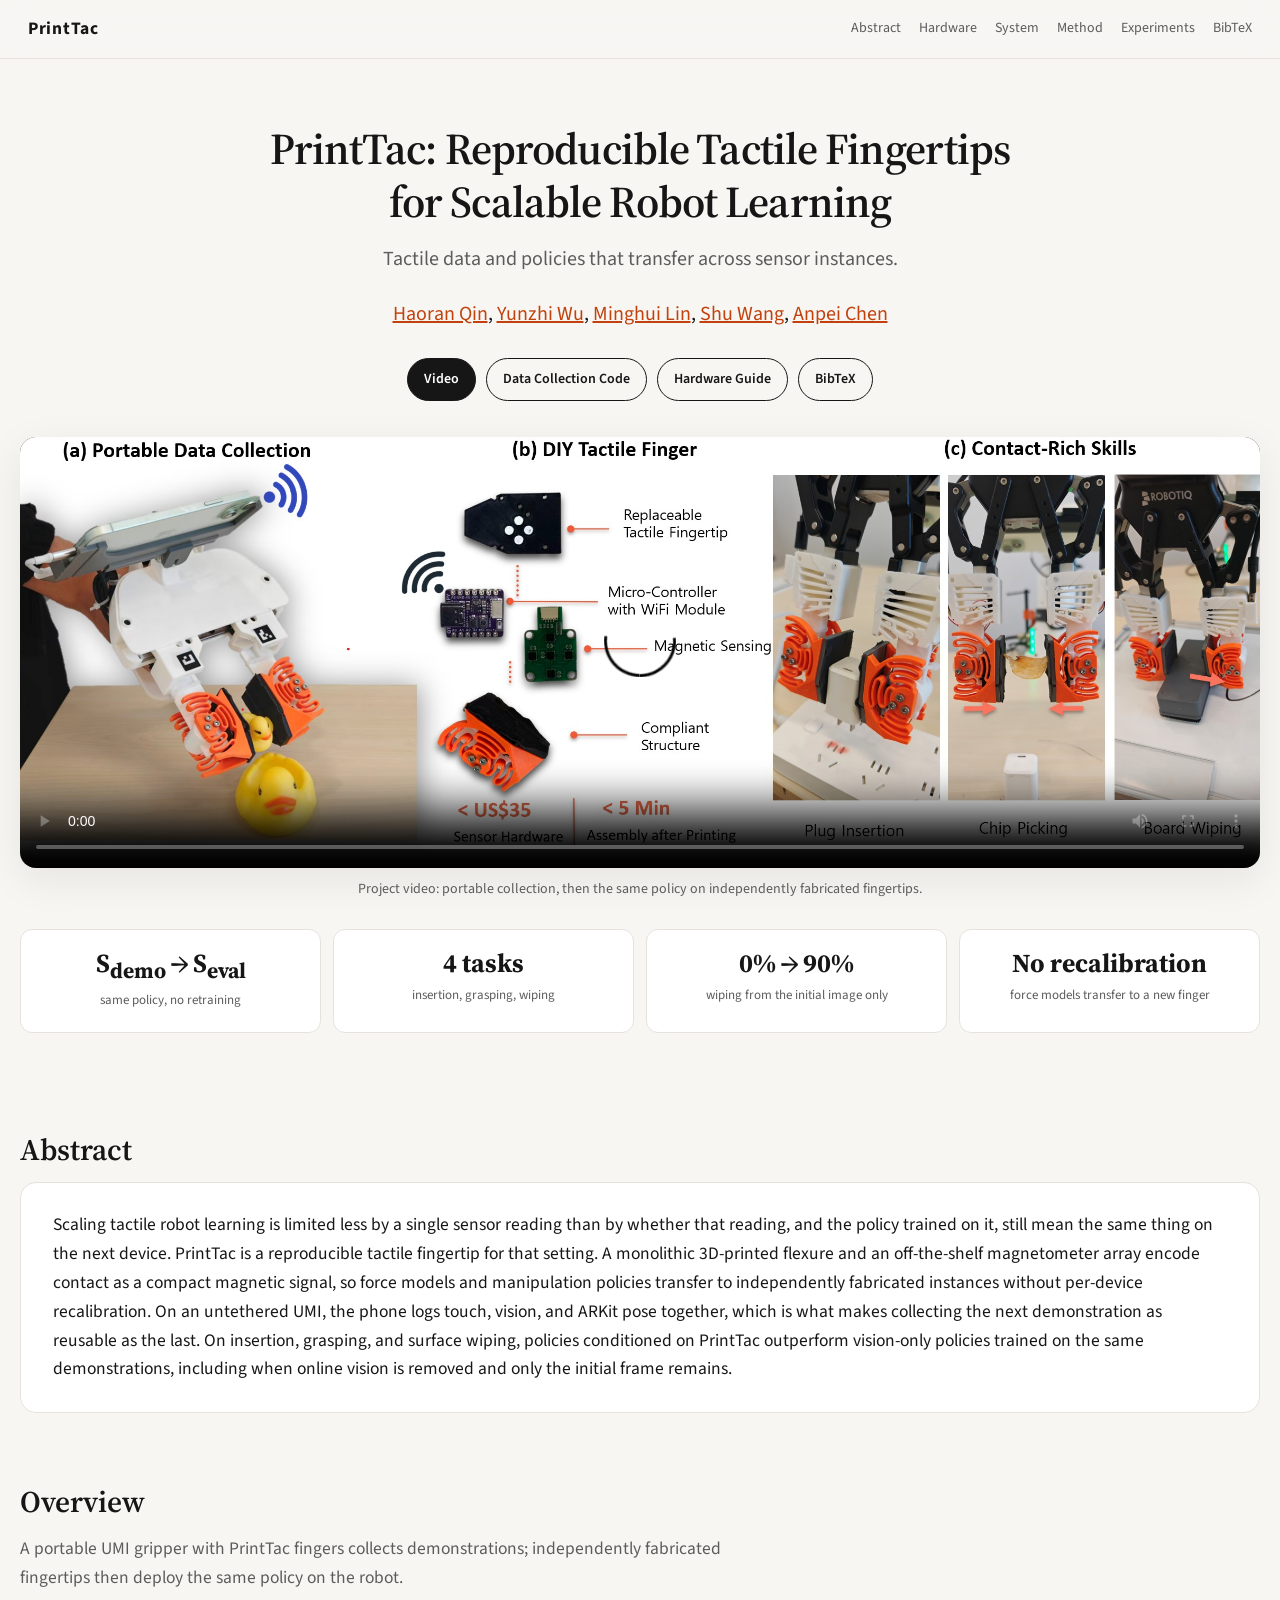
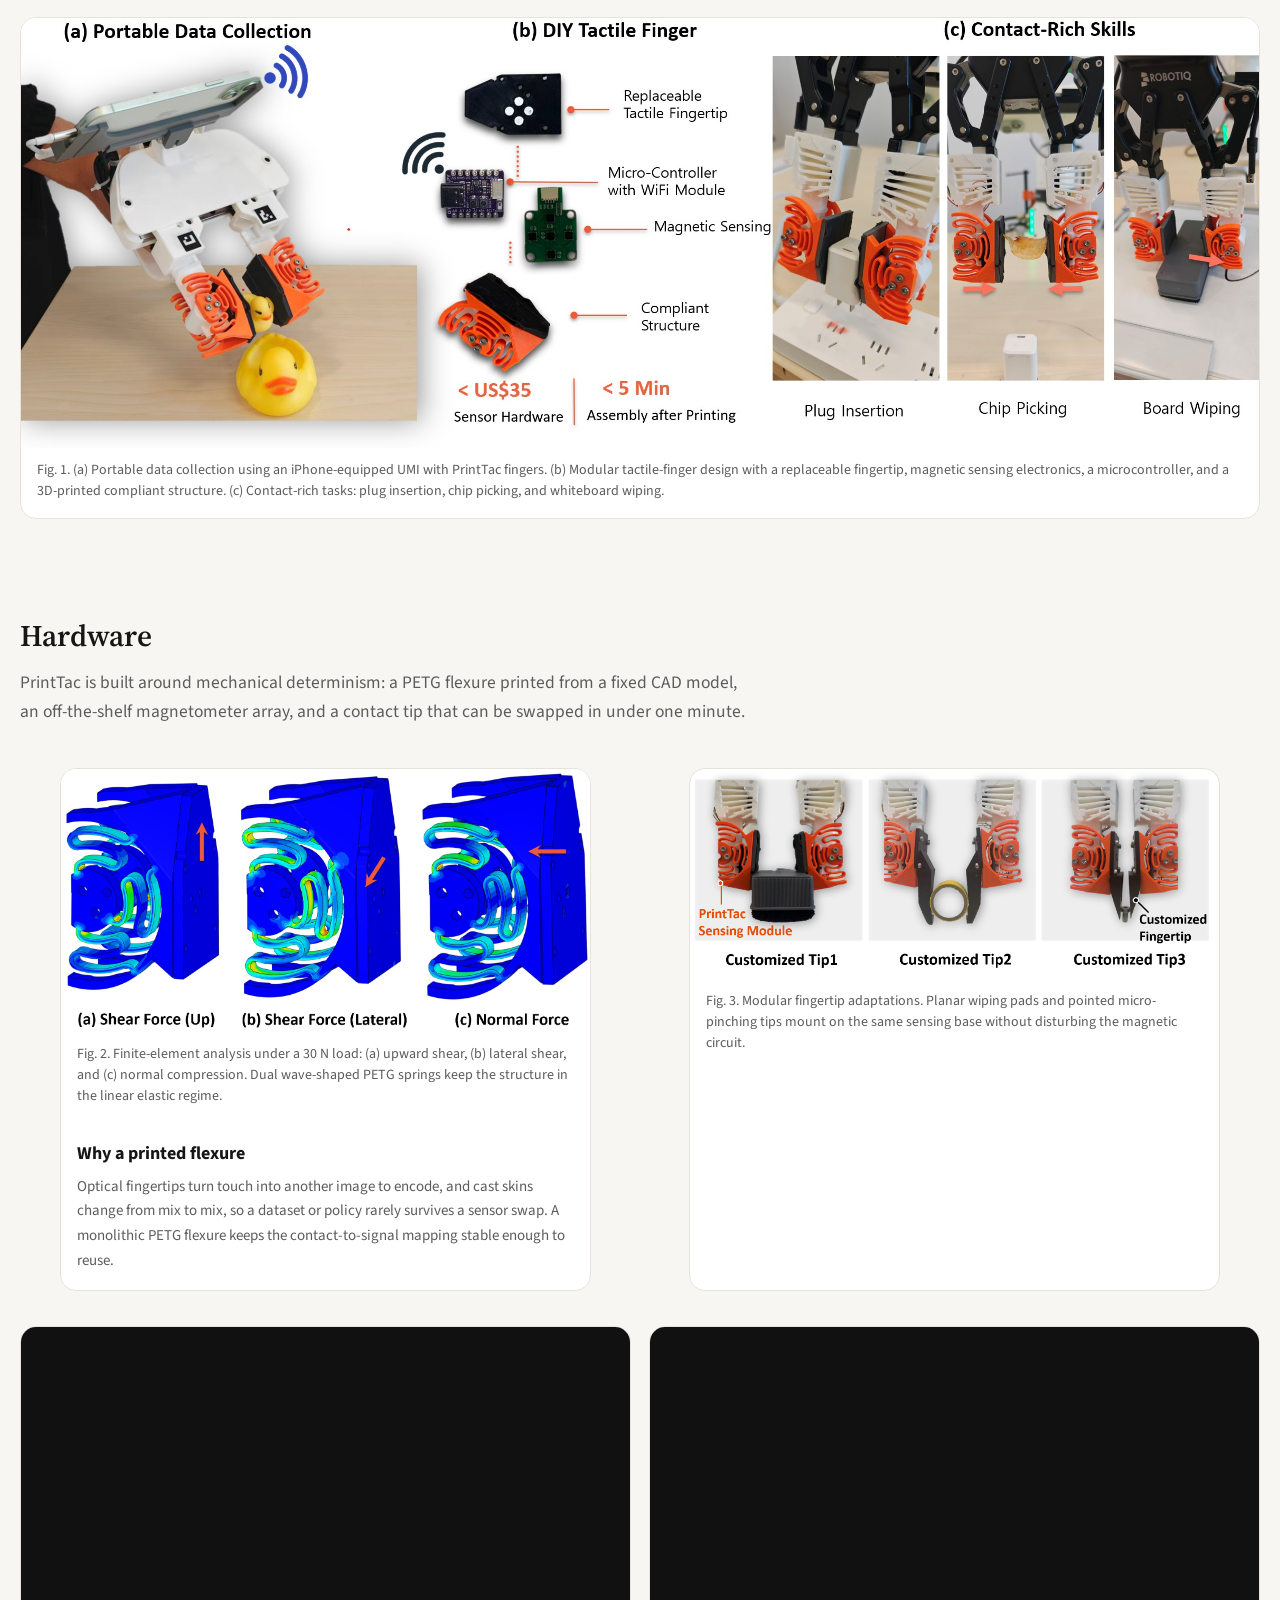
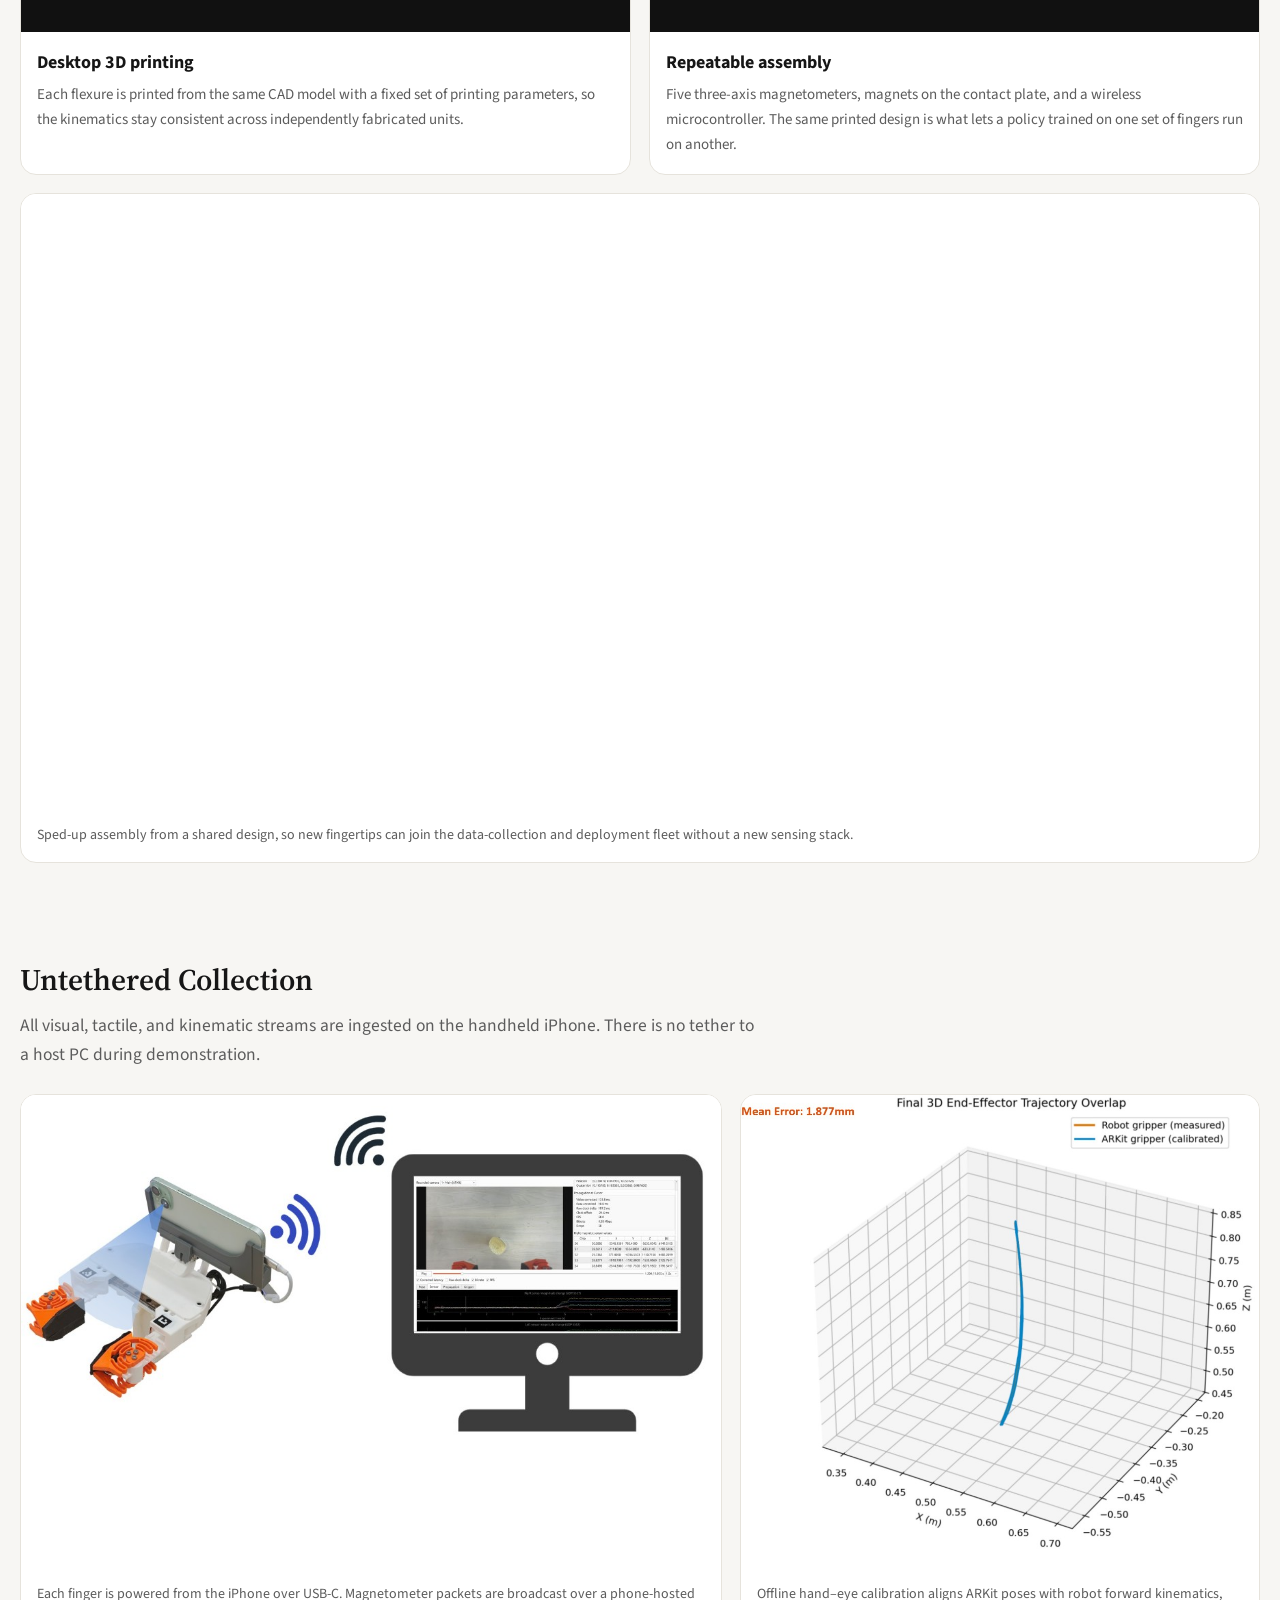
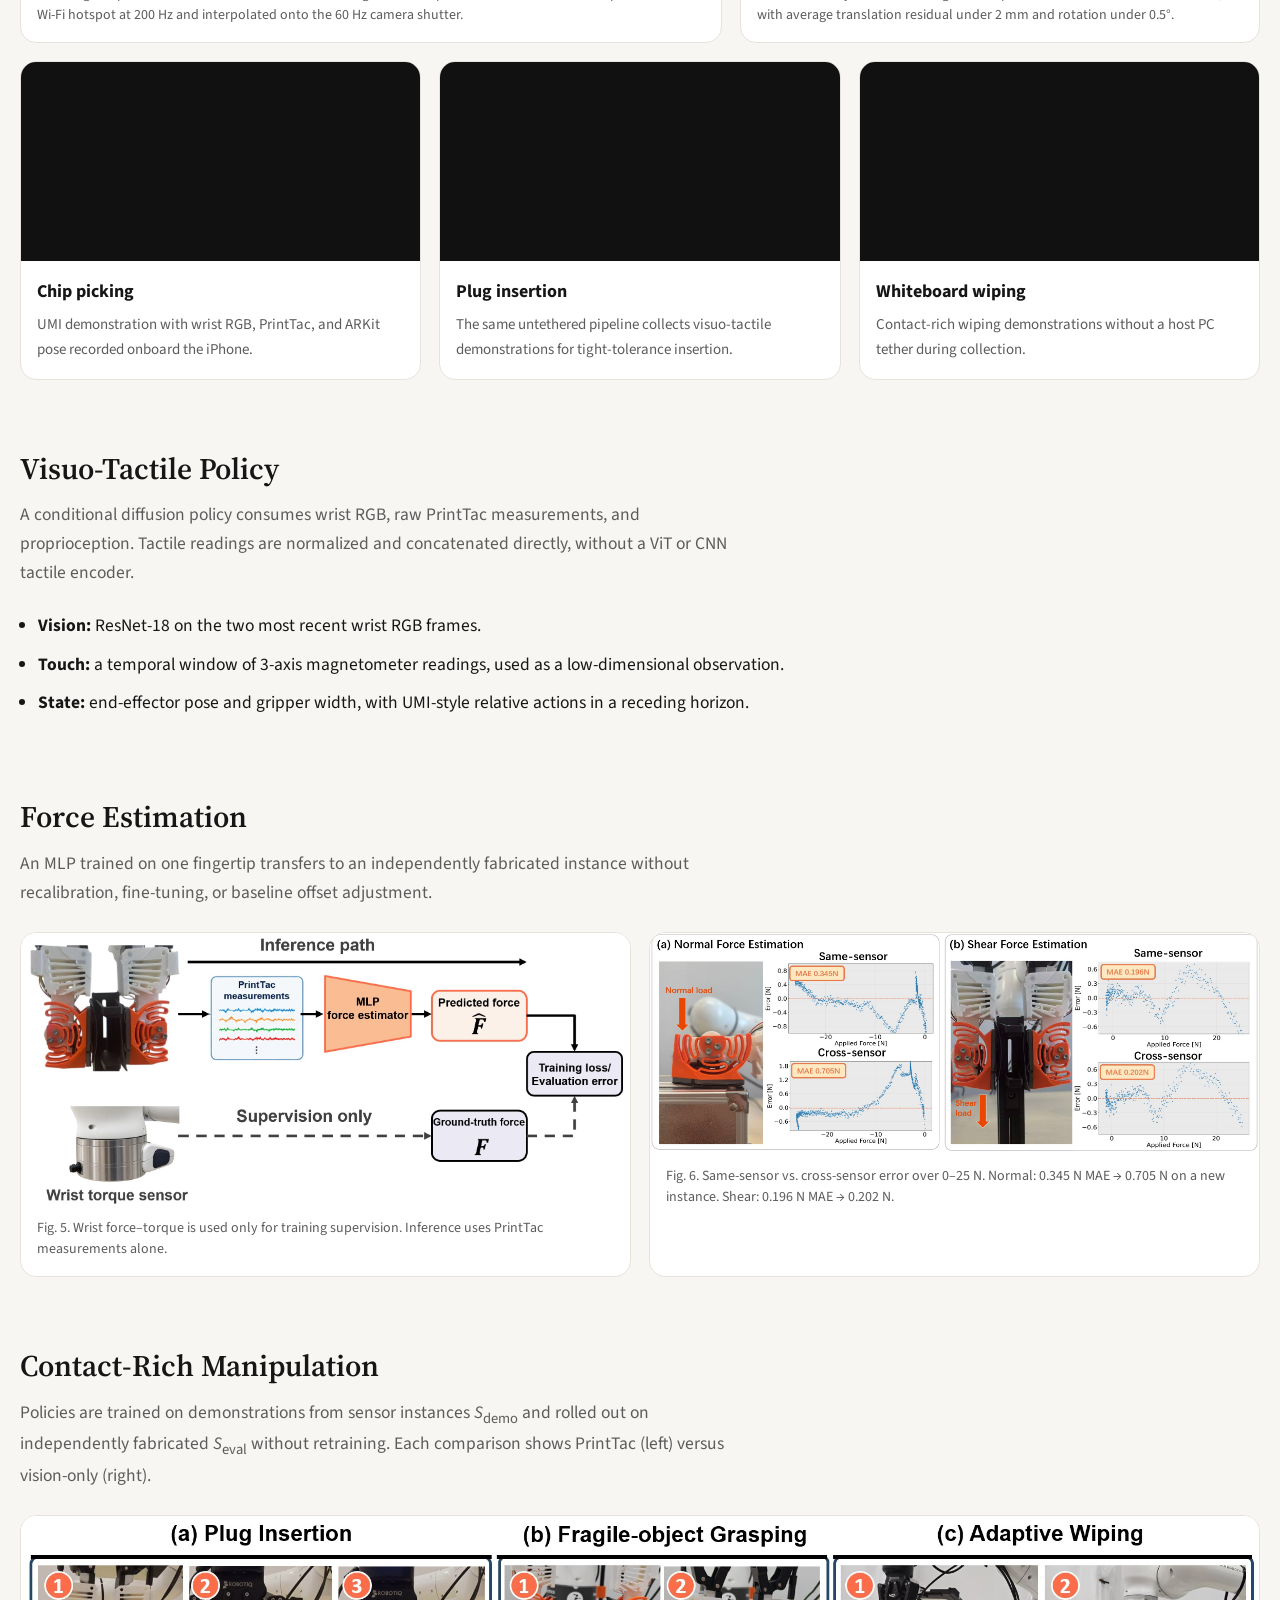
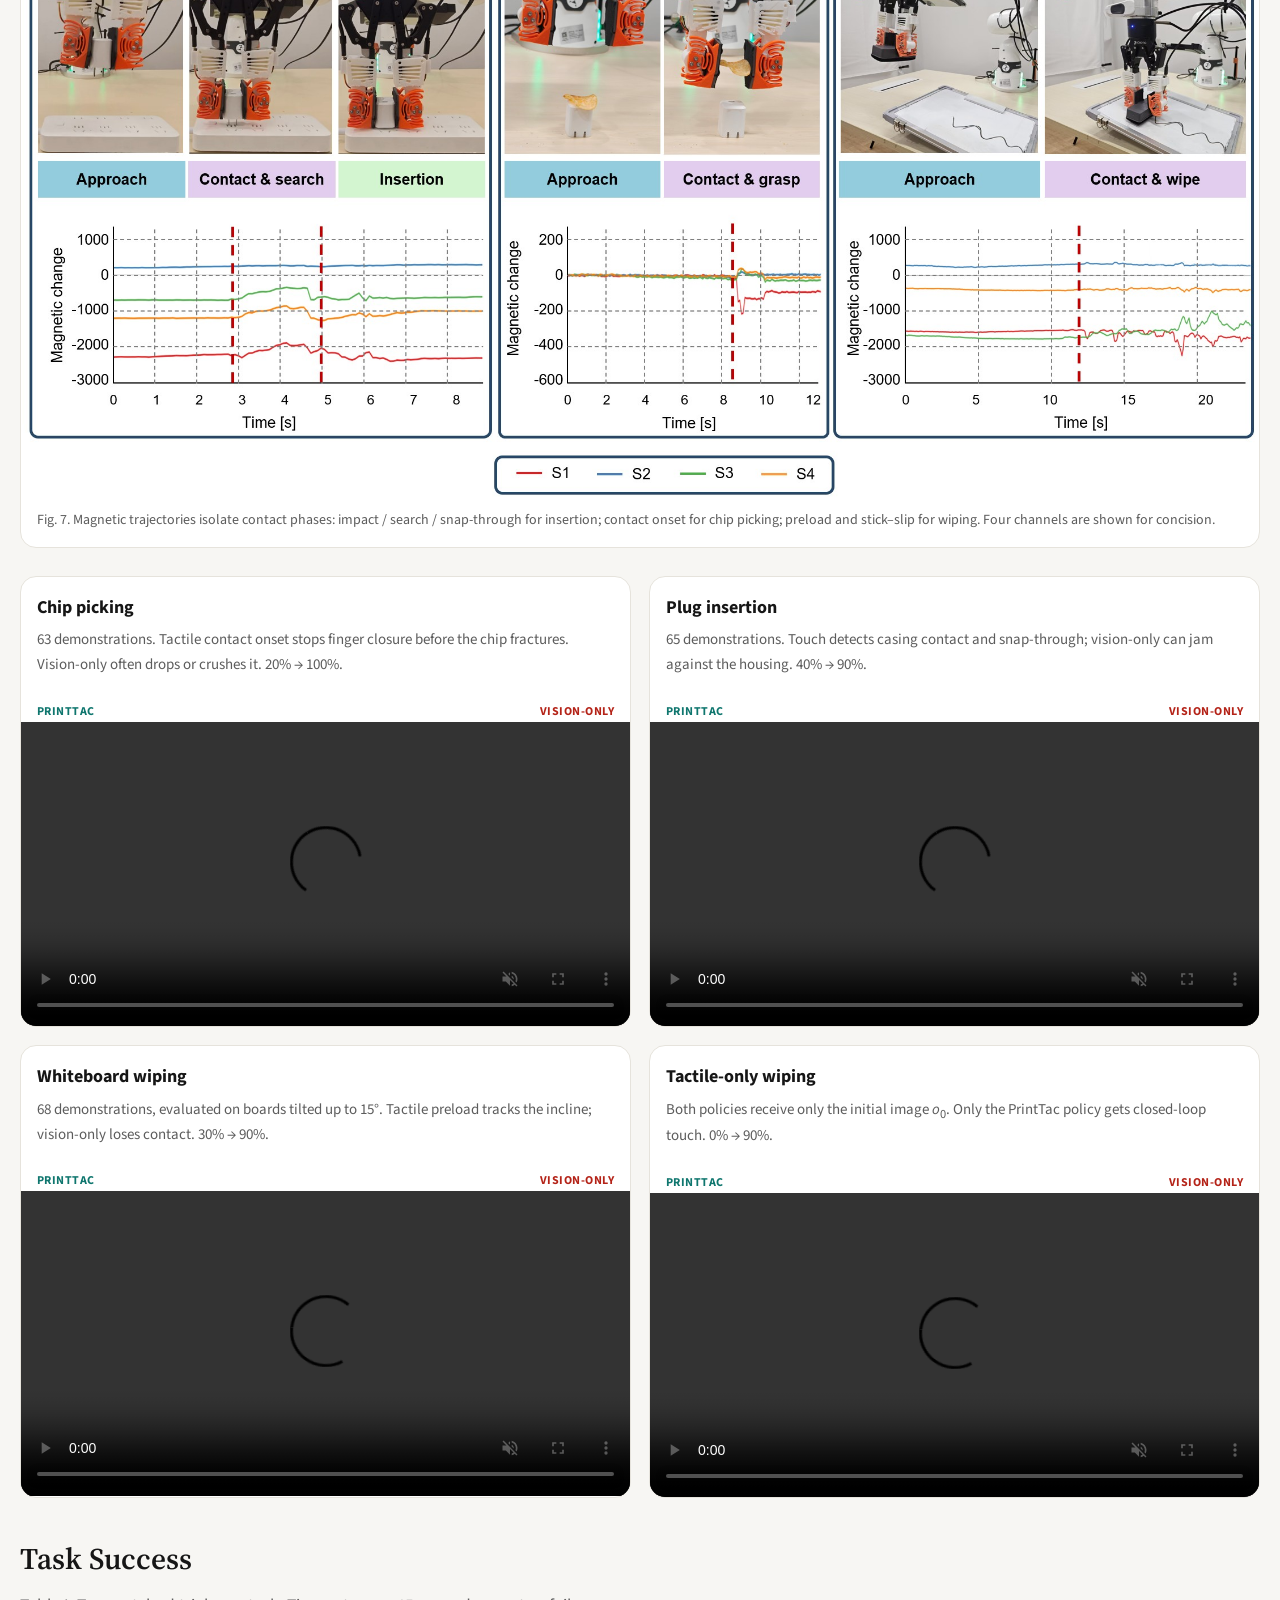
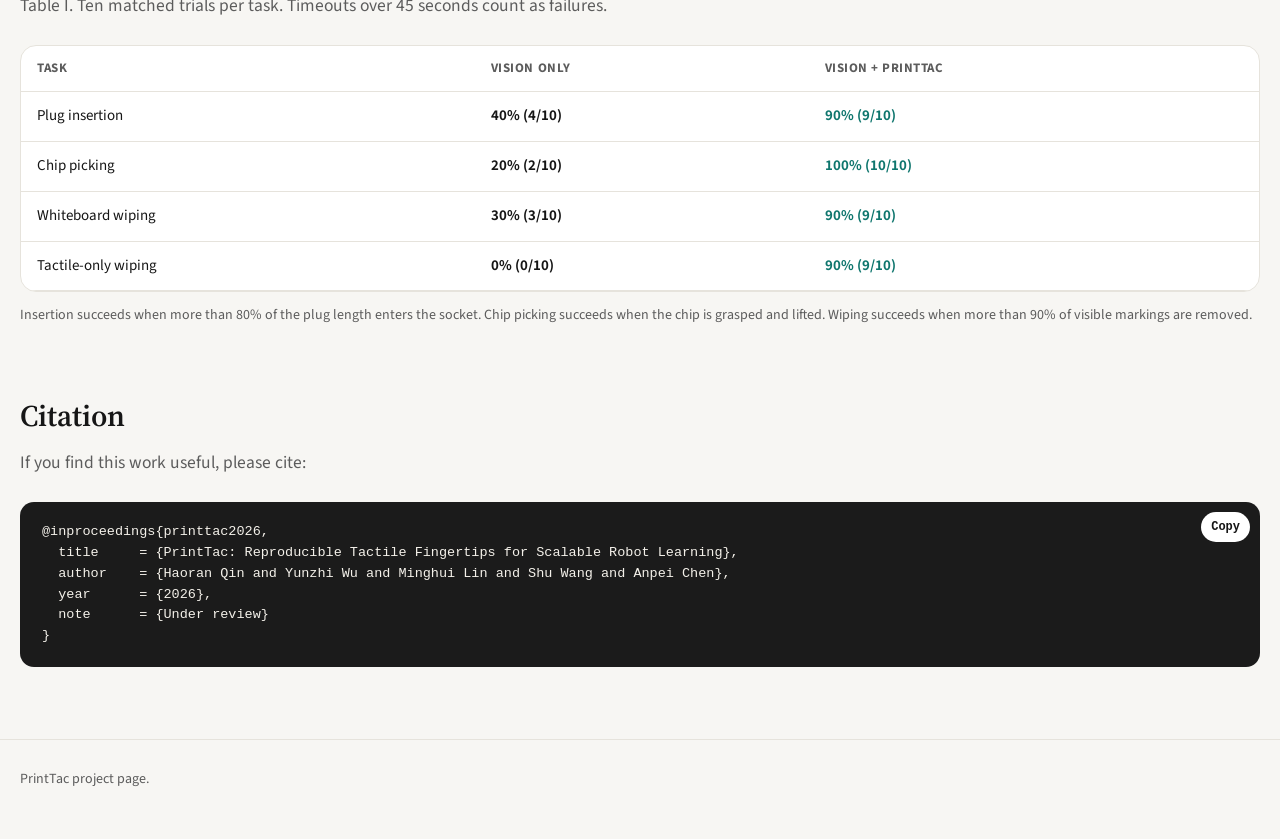
<file: index.html>
<!DOCTYPE html>
<html lang="en">
<head>
  <meta charset="utf-8">
  <meta name="viewport" content="width=device-width, initial-scale=1">
  <title>PrintTac: Reproducible Tactile Fingertips for Scalable Robot Learning</title>
  <meta name="description" content="PrintTac is a reproducible tactile fingertip for scalable robot learning: demonstrations and policies transfer across independently fabricated sensors.">
  <link rel="preconnect" href="https://fonts.googleapis.com">
  <link rel="preconnect" href="https://fonts.gstatic.com" crossorigin>
  <link href="https://fonts.googleapis.com/css2?family=Source+Sans+3:wght@400;600;700&family=Source+Serif+4:opsz,wght@8..60,500;8..60,600&display=swap" rel="stylesheet">
  <link rel="stylesheet" href="styles.css?v=12">
</head>
<body>
  <header class="site-header">
    <div class="wrap">
      <a class="brand" href="#top">PrintTac</a>
      <nav>
        <a href="#abstract">Abstract</a>
        <a href="#hardware">Hardware</a>
        <a href="#system">System</a>
        <a href="#method">Method</a>
        <a href="#experiments">Experiments</a>
        <a href="#bibtex">BibTeX</a>
      </nav>
    </div>
  </header>

  <main id="top">
    <section class="hero wrap">
      <h1>PrintTac: Reproducible Tactile Fingertips<br>for Scalable Robot Learning</h1>
      <p class="subtitle">Tactile data and policies that transfer across sensor instances.</p>
      <p class="authors">
        <a href="https://github.com/Peppasaur" target="_blank" rel="noopener noreferrer">Haoran Qin</a>,
        <a href="https://github.com/pigwu" target="_blank" rel="noopener noreferrer">Yunzhi Wu</a>,
        <a href="https://scholar.google.com/citations?user=7lT8oQsAAAAJ&amp;hl=en" target="_blank" rel="noopener noreferrer">Minghui Lin</a>,
        <a href="https://scholar.google.com/citations?view_op=list_works&amp;hl=zh-CN&amp;user=KCNIa_cAAAAJ" target="_blank" rel="noopener noreferrer">Shu Wang</a>,
        <a href="https://apchenstu.github.io/" target="_blank" rel="noopener noreferrer">Anpei Chen</a>
      </p>
      <div class="actions">
        <a class="btn" href="#video">Video</a>
        <a class="btn ghost" href="https://github.com/pigwu/ARPoseStreamer" target="_blank" rel="noopener">Data Collection Code</a>
        <a class="btn ghost" href="https://pigwu.github.io/PrintTac-Hardware-Guide/" target="_blank" rel="noopener">Hardware Guide</a>
        <a class="btn ghost" href="#bibtex">BibTeX</a>
      </div>

      <div id="video" class="hero-video">
        <video autoplay loop playsinline webkit-playsinline preload="auto" controls poster="assets/teaser.jpg">
          <source src="assets/demo.mp4?v=full-20261120" type="video/mp4">
        </video>
      </div>
      <p class="caption">Project video: portable collection, then the same policy on independently fabricated fingertips.</p>

      <div class="stats">
        <div class="stat"><strong>S<sub>demo</sub> → S<sub>eval</sub></strong><span>same policy, no retraining</span></div>
        <div class="stat"><strong>4 tasks</strong><span>insertion, grasping, wiping</span></div>
        <div class="stat"><strong>0% → 90%</strong><span>wiping from the initial image only</span></div>
        <div class="stat"><strong>No recalibration</strong><span>force models transfer to a new finger</span></div>
      </div>
    </section>

    <section id="abstract" class="wrap">
      <h2>Abstract</h2>
      <div class="abstract">
        <p>
          Scaling tactile robot learning is limited less by a single sensor reading than by whether that reading, and the policy trained on it, still mean the same thing on the next device. PrintTac is a reproducible tactile fingertip for that setting. A monolithic 3D-printed flexure and an off-the-shelf magnetometer array encode contact as a compact magnetic signal, so force models and manipulation policies transfer to independently fabricated instances without per-device recalibration. On an untethered UMI, the phone logs touch, vision, and ARKit pose together, which is what makes collecting the next demonstration as reusable as the last. On insertion, grasping, and surface wiping, policies conditioned on PrintTac outperform vision-only policies trained on the same demonstrations, including when online vision is removed and only the initial frame remains.
        </p>
      </div>
    </section>

    <section id="overview" class="wrap">
      <h2>Overview</h2>
      <p class="lede">A portable UMI gripper with PrintTac fingers collects demonstrations; independently fabricated fingertips then deploy the same policy on the robot.</p>
      <figure class="figure">
        <img src="assets/teaser.jpg" alt="PrintTac system overview: portable UMI collection, modular fingertip, and three contact-rich tasks">
        <figcaption>
          Fig. 1. (a) Portable data collection using an iPhone-equipped UMI with PrintTac fingers.
          (b) Modular tactile-finger design with a replaceable fingertip, magnetic sensing electronics, a microcontroller, and a 3D-printed compliant structure.
          (c) Contact-rich tasks: plug insertion, chip picking, and whiteboard wiping.
        </figcaption>
      </figure>
    </section>

    <section id="hardware" class="wrap">
      <h2>Hardware</h2>
      <p class="lede">PrintTac is built around mechanical determinism: a PETG flexure printed from a fixed CAD model, an off-the-shelf magnetometer array, and a contact tip that can be swapped in under one minute.</p>

      <div class="grid-2">
        <figure class="card">
          <img src="assets/fea.jpg" alt="Finite element analysis of the PrintTac flexure under shear and normal loads">
          <figcaption>
            Fig. 2. Finite-element analysis under a 30 N load: (a) upward shear, (b) lateral shear, and (c) normal compression. Dual wave-shaped PETG springs keep the structure in the linear elastic regime.
          </figcaption>
          <h3>Why a printed flexure</h3>
          <p>Optical fingertips turn touch into another image to encode, and cast skins change from mix to mix, so a dataset or policy rarely survives a sensor swap. A monolithic PETG flexure keeps the contact-to-signal mapping stable enough to reuse.</p>
        </figure>
        <figure class="card">
          <img src="assets/fingertip.png" alt="Modular PrintTac fingertips with interchangeable contact geometries">
          <figcaption>
            Fig. 3. Modular fingertip adaptations. Planar wiping pads and pointed micro-pinching tips mount on the same sensing base without disturbing the magnetic circuit.
          </figcaption>
        </figure>
      </div>

      <div class="grid-2" style="margin-top:18px">
        <article class="card">
          <video autoplay muted loop playsinline webkit-playsinline preload="auto" src="assets/print1.mp4"></video>
          <h3>Desktop 3D printing</h3>
          <p>Each flexure is printed from the same CAD model with a fixed set of printing parameters, so the kinematics stay consistent across independently fabricated units.</p>
        </article>
        <article class="card">
          <video autoplay muted loop playsinline webkit-playsinline preload="auto" src="assets/print2.mp4"></video>
          <h3>Repeatable assembly</h3>
          <p>Five three-axis magnetometers, magnets on the contact plate, and a wireless microcontroller. The same printed design is what lets a policy trained on one set of fingers run on another.</p>
        </article>
      </div>

      <figure class="figure" style="margin-top:18px">
        <video autoplay muted loop playsinline webkit-playsinline preload="auto" src="assets/assembly.mp4"></video>
        <figcaption>
          Sped-up assembly from a shared design, so new fingertips can join the data-collection and deployment fleet without a new sensing stack.
        </figcaption>
      </figure>
    </section>

    <section id="system" class="wrap">
      <h2>Untethered Collection</h2>
      <p class="lede">All visual, tactile, and kinematic streams are ingested on the handheld iPhone. There is no tether to a host PC during demonstration.</p>

      <div class="grid-2 collection-figures">
        <figure class="card">
          <img src="assets/wifi.jpg" alt="Wireless tactile streaming from ESP32 to iPhone over Wi-Fi">
          <figcaption>
            Each finger is powered from the iPhone over USB-C. Magnetometer packets are broadcast over a phone-hosted Wi-Fi hotspot at 200 Hz and interpolated onto the 60 Hz camera shutter.
          </figcaption>
        </figure>
        <figure class="card">
          <img src="assets/traj.jpg" alt="Hand-eye calibration trajectory overlap">
          <figcaption>
            Offline hand–eye calibration aligns ARKit poses with robot forward kinematics, with average translation residual under 2 mm and rotation under 0.5°.
          </figcaption>
        </figure>
      </div>

      <div class="grid-3" style="margin-top:18px">
        <article class="card">
          <video autoplay muted loop playsinline webkit-playsinline preload="auto" src="assets/umi_chip.mp4"></video>
          <h3>Chip picking</h3>
          <p>UMI demonstration with wrist RGB, PrintTac, and ARKit pose recorded onboard the iPhone.</p>
        </article>
        <article class="card">
          <video autoplay muted loop playsinline webkit-playsinline preload="auto" src="assets/umi_insert.mp4"></video>
          <h3>Plug insertion</h3>
          <p>The same untethered pipeline collects visuo-tactile demonstrations for tight-tolerance insertion.</p>
        </article>
        <article class="card">
          <video autoplay muted loop playsinline webkit-playsinline preload="auto" src="assets/umi_wipe.mp4"></video>
          <h3>Whiteboard wiping</h3>
          <p>Contact-rich wiping demonstrations without a host PC tether during collection.</p>
        </article>
      </div>
    </section>

    <section id="method" class="wrap">
      <h2>Visuo-Tactile Policy</h2>
      <p class="lede">A conditional diffusion policy consumes wrist RGB, raw PrintTac measurements, and proprioception. Tactile readings are normalized and concatenated directly, without a ViT or CNN tactile encoder.</p>
      <ul class="bullets">
        <li><strong>Vision:</strong> ResNet-18 on the two most recent wrist RGB frames.</li>
        <li><strong>Touch:</strong> a temporal window of 3-axis magnetometer readings, used as a low-dimensional observation.</li>
        <li><strong>State:</strong> end-effector pose and gripper width, with UMI-style relative actions in a receding horizon.</li>
      </ul>
    </section>

    <section id="force" class="wrap">
      <h2>Force Estimation</h2>
      <p class="lede">An MLP trained on one fingertip transfers to an independently fabricated instance without recalibration, fine-tuning, or baseline offset adjustment.</p>
      <div class="grid-2 force-figures">
        <figure class="figure">
          <img src="assets/force_mapping.jpg" alt="MLP maps PrintTac measurements to predicted force; wrist torque is supervision only">
          <figcaption>Fig. 5. Wrist force–torque is used only for training supervision. Inference uses PrintTac measurements alone.</figcaption>
        </figure>
        <figure class="figure">
          <img src="assets/force.jpg" alt="Same-sensor and cross-sensor force estimation error plots">
          <figcaption>
            Fig. 6. Same-sensor vs. cross-sensor error over 0–25 N.
            Normal: 0.345 N MAE → 0.705 N on a new instance.
            Shear: 0.196 N MAE → 0.202 N.
          </figcaption>
        </figure>
      </div>
    </section>

    <section id="experiments" class="wrap">
      <h2>Contact-Rich Manipulation</h2>
      <p class="lede">Policies are trained on demonstrations from sensor instances <em>S</em><sub>demo</sub> and rolled out on independently fabricated <em>S</em><sub>eval</sub> without retraining. Each comparison shows PrintTac (left) versus vision-only (right).</p>

      <figure class="figure">
        <img src="assets/exp_tasks.jpg" alt="Contact-phase signatures for insertion, chip picking, and wiping">
        <figcaption>
          Fig. 7. Magnetic trajectories isolate contact phases: impact / search / snap-through for insertion; contact onset for chip picking; preload and stick–slip for wiping. Four channels are shown for concision.
        </figcaption>
      </figure>

      <div class="grid-tasks">
        <article class="card task">
          <h3>Chip picking</h3>
          <p>63 demonstrations. Tactile contact onset stops finger closure before the chip fractures. Vision-only often drops or crushes it. 20% → 100%.</p>
          <div class="split-label"><span>PrintTac</span><span>Vision-only</span></div>
          <video autoplay muted loop playsinline webkit-playsinline preload="auto" controls src="assets/chip.mp4?v=tactile-minimal-20261120"></video>
        </article>
        <article class="card task">
          <h3>Plug insertion</h3>
          <p>65 demonstrations. Touch detects casing contact and snap-through; vision-only can jam against the housing. 40% → 90%.</p>
          <div class="split-label"><span>PrintTac</span><span>Vision-only</span></div>
          <video autoplay muted loop playsinline webkit-playsinline preload="auto" controls src="assets/insert.mp4?v=tactile-baselines-20261120"></video>
        </article>
        <article class="card task">
          <h3>Whiteboard wiping</h3>
          <p>68 demonstrations, evaluated on boards tilted up to 15°. Tactile preload tracks the incline; vision-only loses contact. 30% → 90%.</p>
          <div class="split-label"><span>PrintTac</span><span>Vision-only</span></div>
          <video autoplay muted loop playsinline webkit-playsinline preload="auto" controls src="assets/wipe.mp4?v=tactile-baselines-20261120"></video>
        </article>
        <article class="card task">
          <h3>Tactile-only wiping</h3>
          <p>Both policies receive only the initial image <em>o</em><sub>0</sub>. Only the PrintTac policy gets closed-loop touch. 0% → 90%.</p>
          <div class="split-label"><span>PrintTac</span><span>Vision-only</span></div>
          <video autoplay muted loop playsinline webkit-playsinline preload="auto" controls src="assets/blind_eval.mp4?v=tactile-baselines-20261120"></video>
        </article>
      </div>

      <h2 style="margin-top:36px">Task Success</h2>
      <p class="lede">Table I. Ten matched trials per task. Timeouts over 45 seconds count as failures.</p>
      <div class="table-wrap">
        <table>
          <thead>
            <tr>
              <th>Task</th>
              <th>Vision only</th>
              <th>Vision + PrintTac</th>
            </tr>
          </thead>
          <tbody>
            <tr>
              <td>Plug insertion</td>
              <td class="num">40% (4/10)</td>
              <td class="num good">90% (9/10)</td>
            </tr>
            <tr>
              <td>Chip picking</td>
              <td class="num">20% (2/10)</td>
              <td class="num good">100% (10/10)</td>
            </tr>
            <tr>
              <td>Whiteboard wiping</td>
              <td class="num">30% (3/10)</td>
              <td class="num good">90% (9/10)</td>
            </tr>
            <tr>
              <td>Tactile-only wiping</td>
              <td class="num">0% (0/10)</td>
              <td class="num good">90% (9/10)</td>
            </tr>
          </tbody>
        </table>
      </div>
      <p class="note">Insertion succeeds when more than 80% of the plug length enters the socket. Chip picking succeeds when the chip is grasped and lifted. Wiping succeeds when more than 90% of visible markings are removed.</p>
    </section>

    <section id="bibtex" class="wrap">
      <h2>Citation</h2>
      <p class="lede">If you find this work useful, please cite:</p>
      <pre class="bibtex" id="bibtex-block"><button class="copy" type="button" id="copy-bib">Copy</button><code>@inproceedings{printtac2026,
  title     = {PrintTac: Reproducible Tactile Fingertips for Scalable Robot Learning},
  author    = {Haoran Qin and Yunzhi Wu and Minghui Lin and Shu Wang and Anpei Chen},
  year      = {2026},
  note      = {Under review}
}</code></pre>
    </section>
  </main>

  <footer>
    <div class="wrap">
      PrintTac project page.
    </div>
  </footer>

  <script>
    const videos = document.querySelectorAll("video");
    videos.forEach((video) => {
      video.defaultMuted = video.hasAttribute("muted");
      video.muted = video.defaultMuted;
    });
    const startVideo = (video) => {
      video.playsInline = true;
      const pending = video.play();
      // If audible autoplay is blocked, the native play control starts it.
      if (pending) pending.catch(() => {});
    };
    if ("IntersectionObserver" in window) {
      const observer = new IntersectionObserver((entries) => {
        entries.forEach((entry) => {
          const video = entry.target;
          if (entry.isIntersecting) {
            if (video.getAttribute("preload") !== "auto") video.preload = "auto";
            if (video.readyState < 2) video.load();
            startVideo(video);
          }
        });
      }, { rootMargin: "240px 0px", threshold: 0.2 });
      videos.forEach((video) => observer.observe(video));
    }
    videos.forEach(startVideo);

    const button = document.getElementById("copy-bib");
    const code = document.querySelector("#bibtex-block code");
    button.addEventListener("click", async () => {
      const text = code.textContent;
      try {
        await navigator.clipboard.writeText(text);
        button.textContent = "Copied";
      } catch (error) {
        const selection = window.getSelection();
        const range = document.createRange();
        range.selectNodeContents(code);
        selection.removeAllRanges();
        selection.addRange(range);
        button.textContent = document.execCommand("copy") ? "Copied" : "Select to copy";
      }
      setTimeout(() => { button.textContent = "Copy"; }, 1600);
    });
  </script>
</body>
</html>
</file>
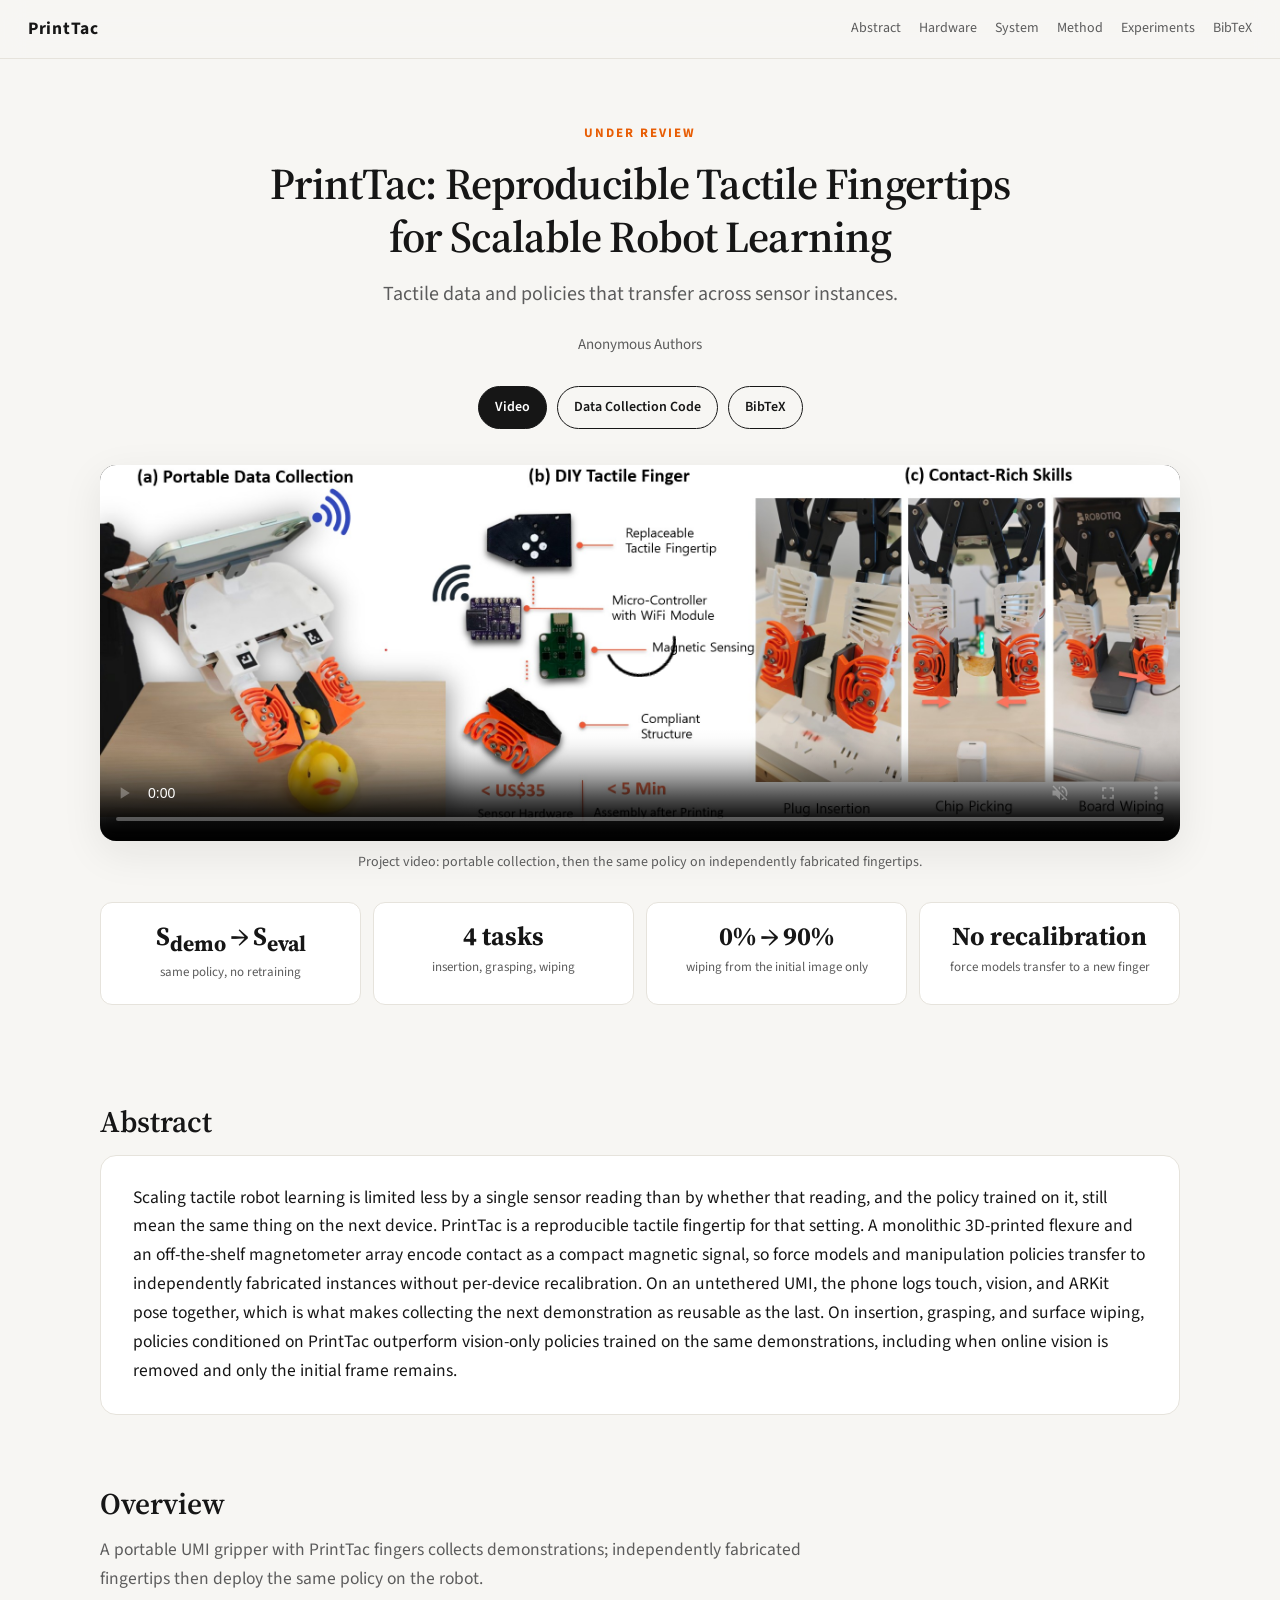
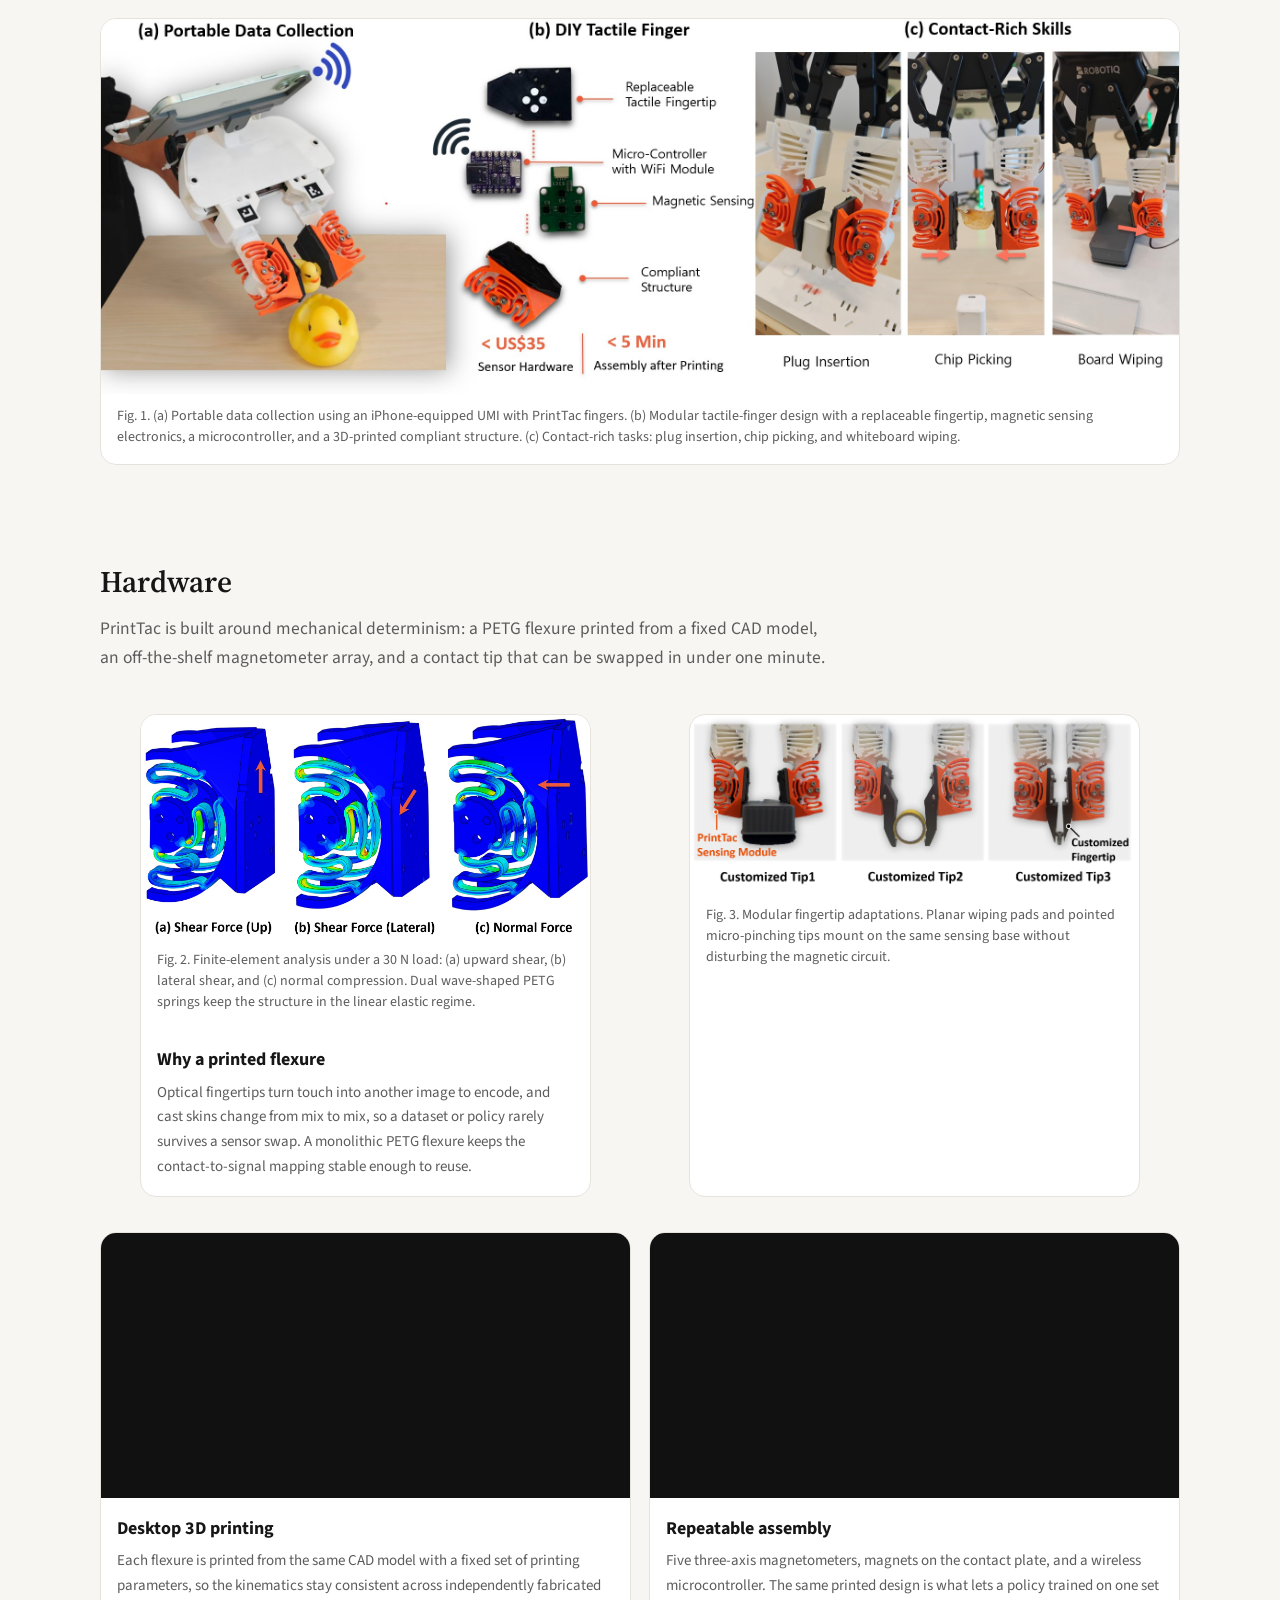
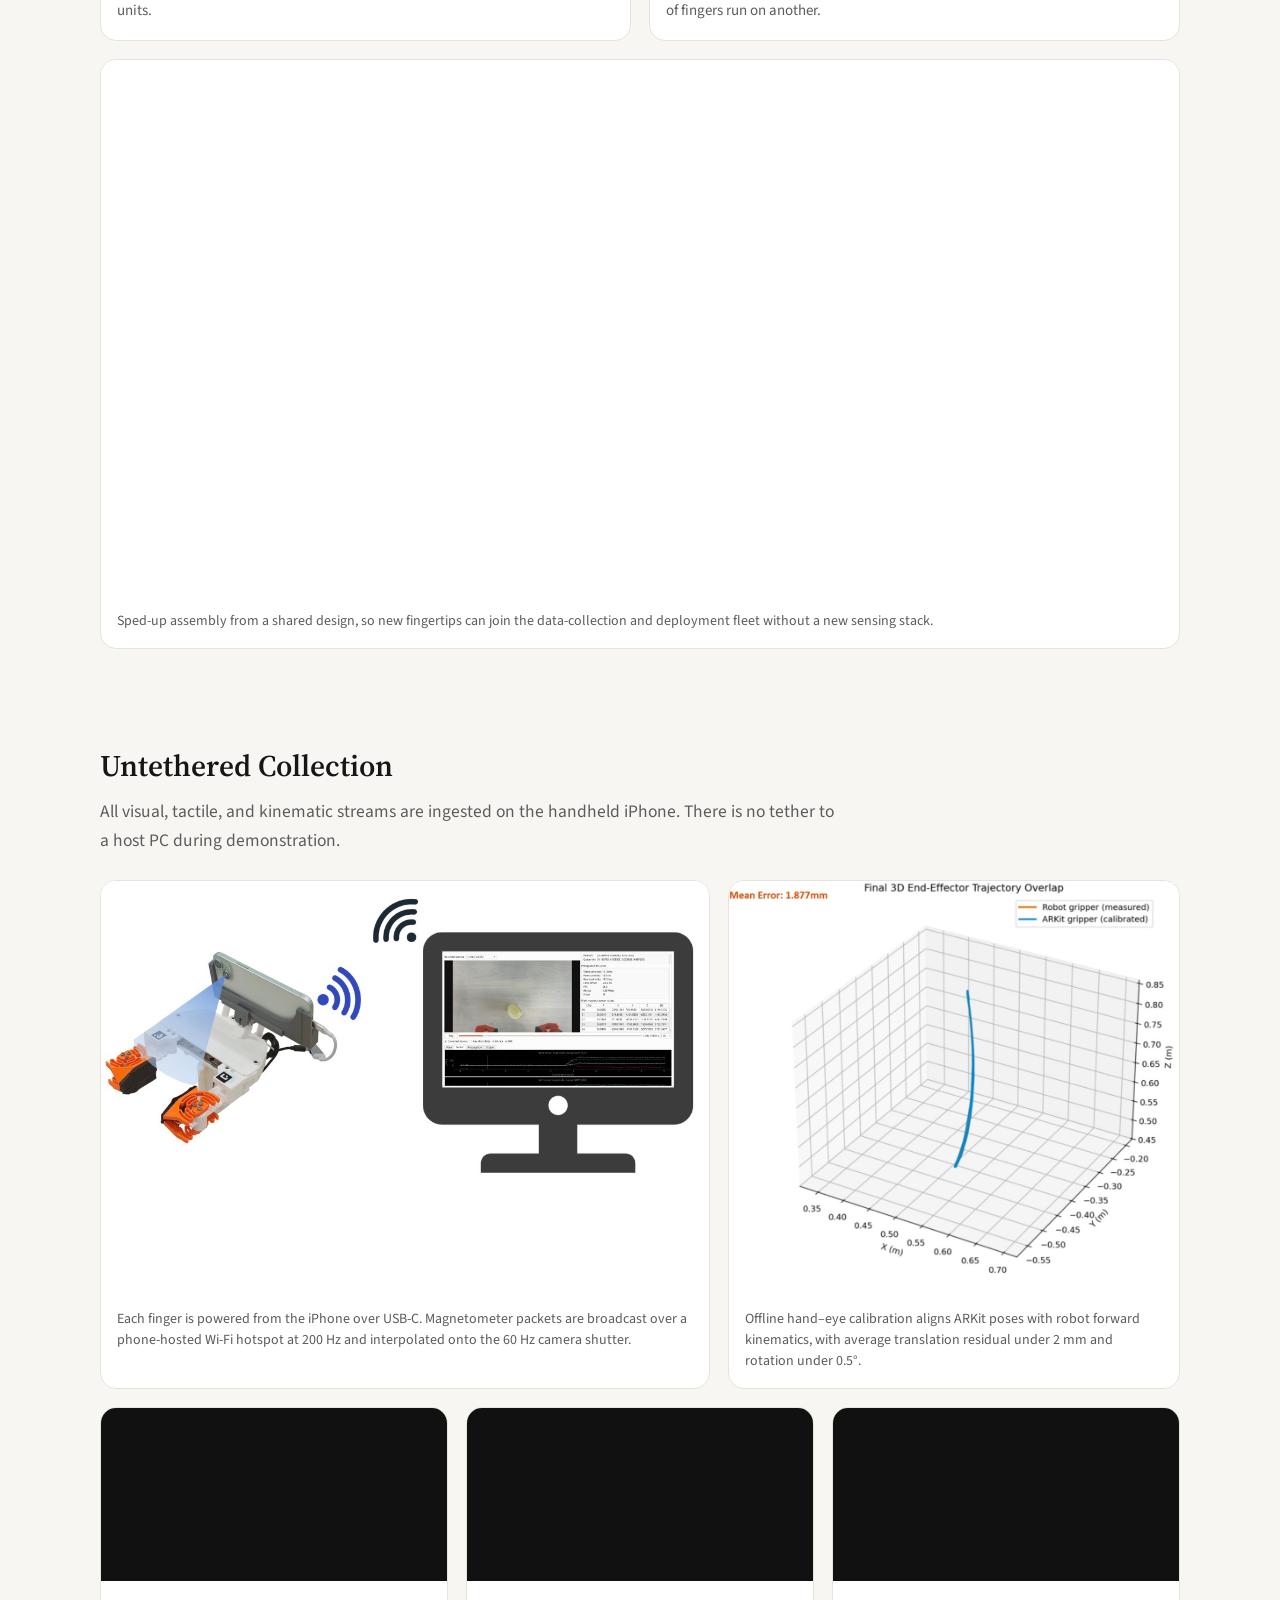
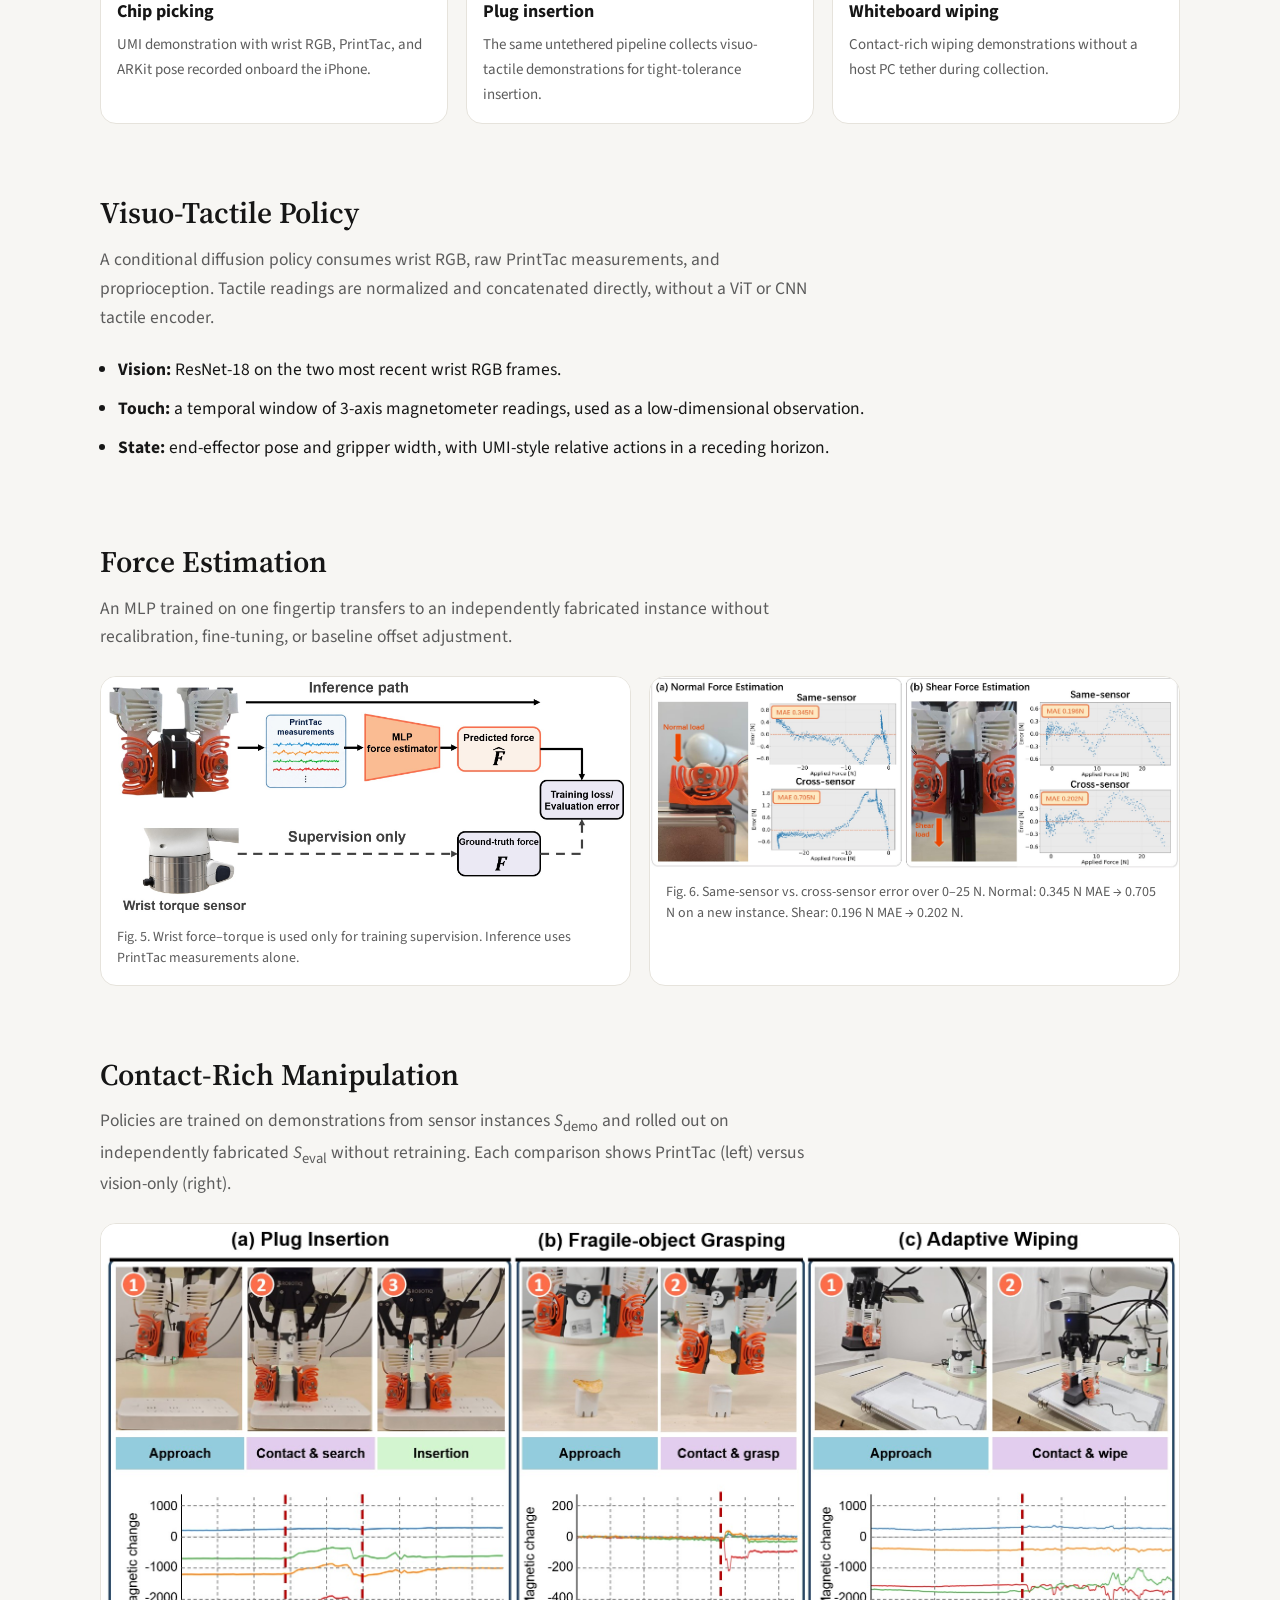
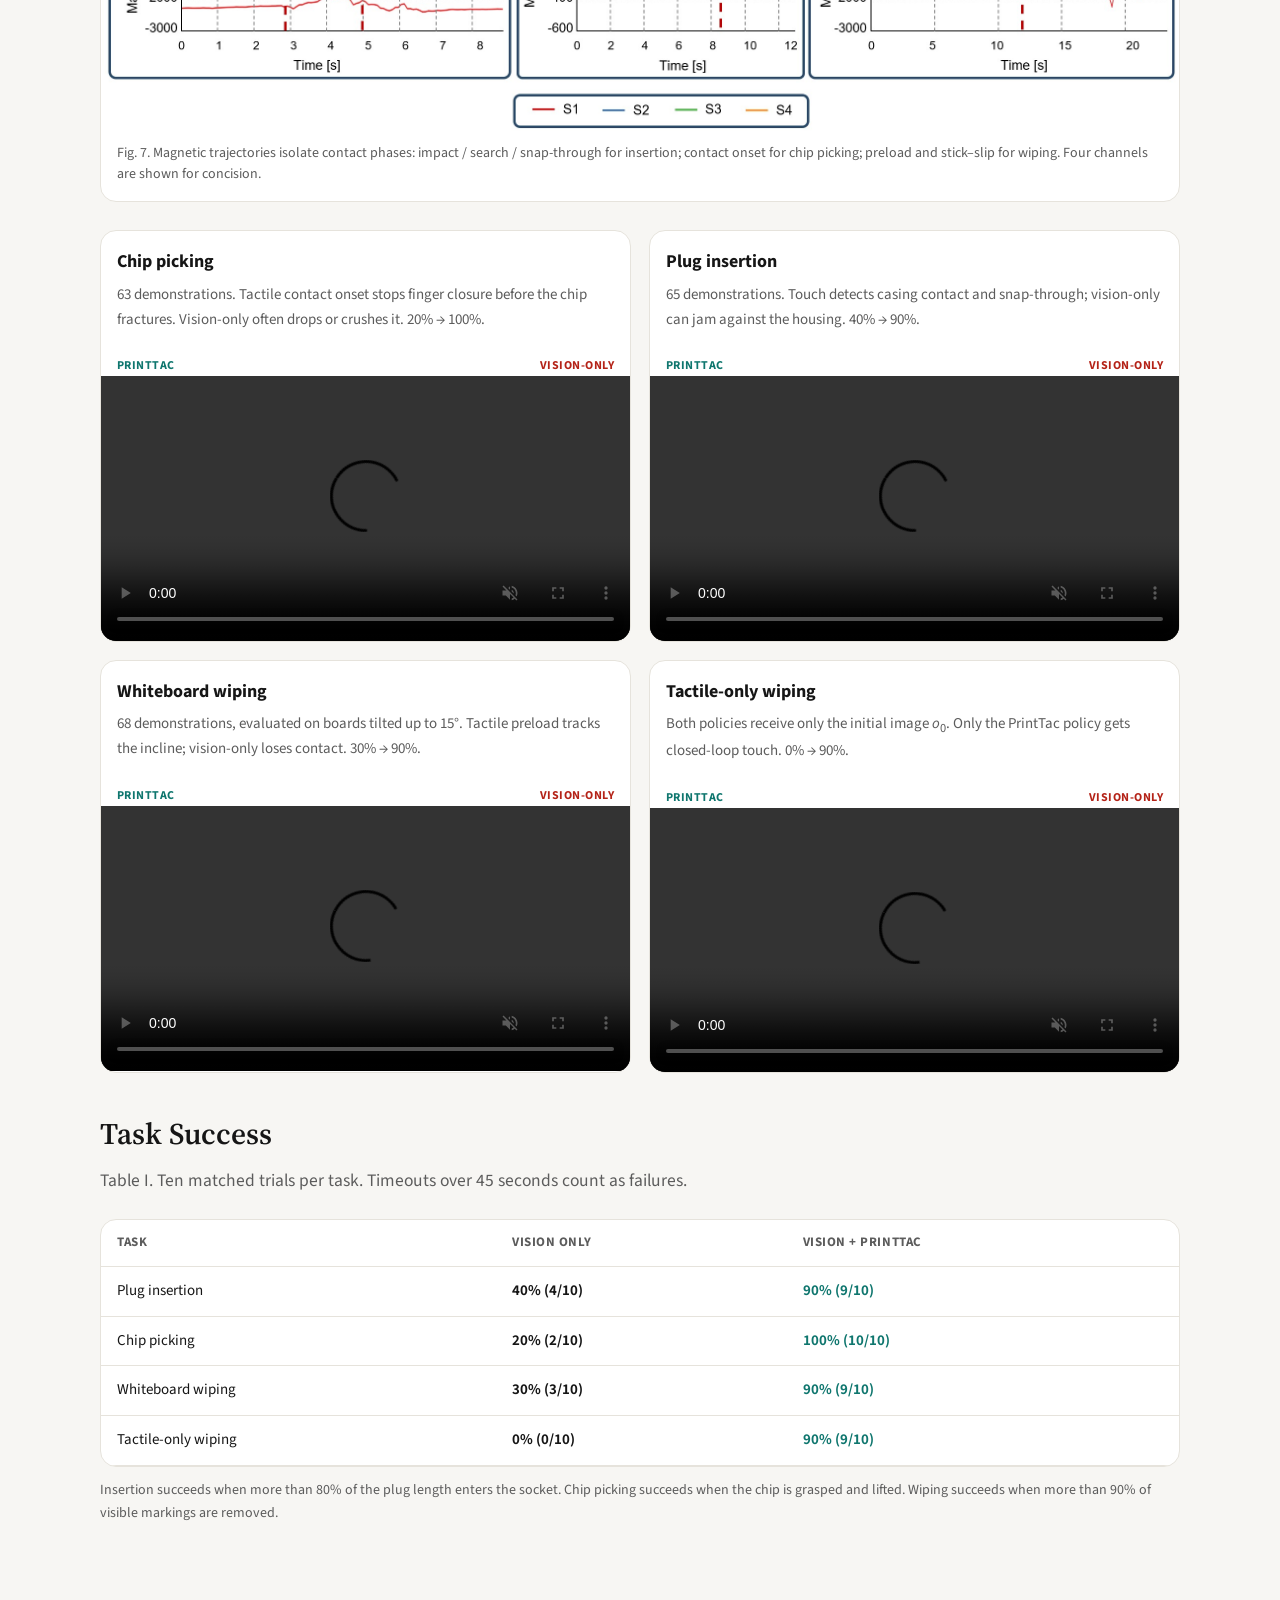
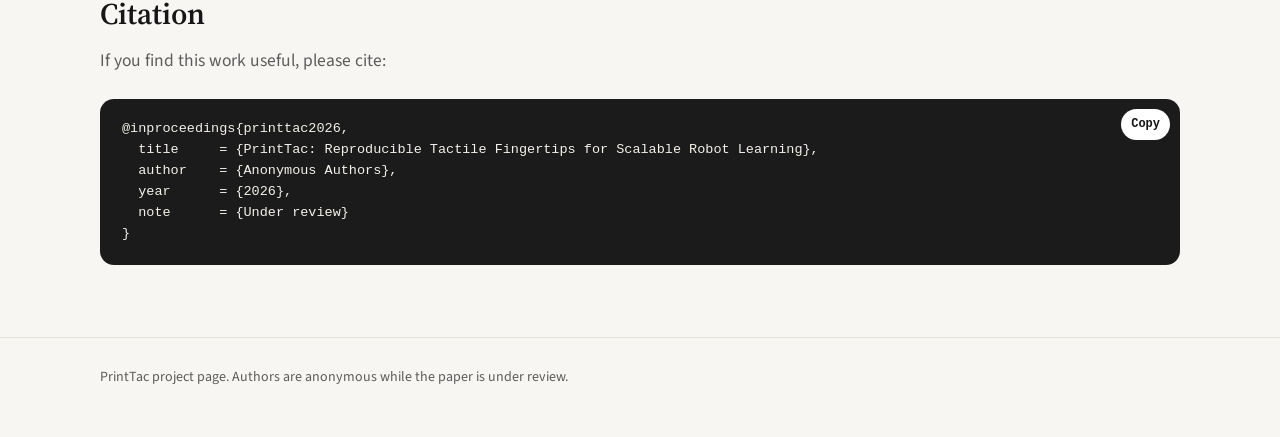
<file: backup/index.html>
<!DOCTYPE html>
<html lang="en">
<head>
  <meta charset="utf-8">
  <meta name="viewport" content="width=device-width, initial-scale=1">
  <title>PrintTac: Reproducible Tactile Fingertips for Scalable Robot Learning</title>
  <meta name="description" content="PrintTac is a reproducible tactile fingertip for scalable robot learning: demonstrations and policies transfer across independently fabricated sensors.">
  <link rel="preconnect" href="https://fonts.googleapis.com">
  <link rel="preconnect" href="https://fonts.gstatic.com" crossorigin>
  <link href="https://fonts.googleapis.com/css2?family=Source+Sans+3:wght@400;600;700&family=Source+Serif+4:opsz,wght@8..60,500;8..60,600&display=swap" rel="stylesheet">
  <link rel="stylesheet" href="styles.css?v=11">
</head>
<body>
  <header class="site-header">
    <div class="wrap">
      <a class="brand" href="#top">PrintTac</a>
      <nav>
        <a href="#abstract">Abstract</a>
        <a href="#hardware">Hardware</a>
        <a href="#system">System</a>
        <a href="#method">Method</a>
        <a href="#experiments">Experiments</a>
        <a href="#bibtex">BibTeX</a>
      </nav>
    </div>
  </header>

  <main id="top">
    <section class="hero wrap">
      <p class="kicker">Under review</p>
      <h1>PrintTac: Reproducible Tactile Fingertips<br>for Scalable Robot Learning</h1>
      <p class="subtitle">Tactile data and policies that transfer across sensor instances.</p>
      <p class="authors">Anonymous Authors</p>
      <div class="actions">
        <a class="btn" href="#video">Video</a>
        <a class="btn ghost" href="https://github.com/pigwu/ARPoseStreamer" target="_blank" rel="noopener">Data Collection Code</a>
        <a class="btn ghost" href="#bibtex">BibTeX</a>
      </div>

      <div id="video" class="hero-video">
        <video autoplay muted loop playsinline webkit-playsinline preload="auto" controls poster="assets/teaser.jpg">
          <source src="assets/demo.mp4" type="video/mp4">
        </video>
      </div>
      <p class="caption">Project video: portable collection, then the same policy on independently fabricated fingertips.</p>

      <div class="stats">
        <div class="stat"><strong>S<sub>demo</sub> → S<sub>eval</sub></strong><span>same policy, no retraining</span></div>
        <div class="stat"><strong>4 tasks</strong><span>insertion, grasping, wiping</span></div>
        <div class="stat"><strong>0% → 90%</strong><span>wiping from the initial image only</span></div>
        <div class="stat"><strong>No recalibration</strong><span>force models transfer to a new finger</span></div>
      </div>
    </section>

    <section id="abstract" class="wrap">
      <h2>Abstract</h2>
      <div class="abstract">
        <p>
          Scaling tactile robot learning is limited less by a single sensor reading than by whether that reading, and the policy trained on it, still mean the same thing on the next device. PrintTac is a reproducible tactile fingertip for that setting. A monolithic 3D-printed flexure and an off-the-shelf magnetometer array encode contact as a compact magnetic signal, so force models and manipulation policies transfer to independently fabricated instances without per-device recalibration. On an untethered UMI, the phone logs touch, vision, and ARKit pose together, which is what makes collecting the next demonstration as reusable as the last. On insertion, grasping, and surface wiping, policies conditioned on PrintTac outperform vision-only policies trained on the same demonstrations, including when online vision is removed and only the initial frame remains.
        </p>
      </div>
    </section>

    <section id="overview" class="wrap">
      <h2>Overview</h2>
      <p class="lede">A portable UMI gripper with PrintTac fingers collects demonstrations; independently fabricated fingertips then deploy the same policy on the robot.</p>
      <figure class="figure">
        <img src="assets/teaser.jpg" alt="PrintTac system overview: portable UMI collection, modular fingertip, and three contact-rich tasks">
        <figcaption>
          Fig. 1. (a) Portable data collection using an iPhone-equipped UMI with PrintTac fingers.
          (b) Modular tactile-finger design with a replaceable fingertip, magnetic sensing electronics, a microcontroller, and a 3D-printed compliant structure.
          (c) Contact-rich tasks: plug insertion, chip picking, and whiteboard wiping.
        </figcaption>
      </figure>
    </section>

    <section id="hardware" class="wrap">
      <h2>Hardware</h2>
      <p class="lede">PrintTac is built around mechanical determinism: a PETG flexure printed from a fixed CAD model, an off-the-shelf magnetometer array, and a contact tip that can be swapped in under one minute.</p>

      <div class="grid-2">
        <figure class="card">
          <img src="assets/fea.jpg" alt="Finite element analysis of the PrintTac flexure under shear and normal loads">
          <figcaption>
            Fig. 2. Finite-element analysis under a 30 N load: (a) upward shear, (b) lateral shear, and (c) normal compression. Dual wave-shaped PETG springs keep the structure in the linear elastic regime.
          </figcaption>
          <h3>Why a printed flexure</h3>
          <p>Optical fingertips turn touch into another image to encode, and cast skins change from mix to mix, so a dataset or policy rarely survives a sensor swap. A monolithic PETG flexure keeps the contact-to-signal mapping stable enough to reuse.</p>
        </figure>
        <figure class="card">
          <img src="assets/fingertip.png" alt="Modular PrintTac fingertips with interchangeable contact geometries">
          <figcaption>
            Fig. 3. Modular fingertip adaptations. Planar wiping pads and pointed micro-pinching tips mount on the same sensing base without disturbing the magnetic circuit.
          </figcaption>
        </figure>
      </div>

      <div class="grid-2" style="margin-top:18px">
        <article class="card">
          <video autoplay muted loop playsinline webkit-playsinline preload="auto" src="assets/print1.mp4"></video>
          <h3>Desktop 3D printing</h3>
          <p>Each flexure is printed from the same CAD model with a fixed set of printing parameters, so the kinematics stay consistent across independently fabricated units.</p>
        </article>
        <article class="card">
          <video autoplay muted loop playsinline webkit-playsinline preload="auto" src="assets/print2.mp4"></video>
          <h3>Repeatable assembly</h3>
          <p>Five three-axis magnetometers, magnets on the contact plate, and a wireless microcontroller. The same printed design is what lets a policy trained on one set of fingers run on another.</p>
        </article>
      </div>

      <figure class="figure" style="margin-top:18px">
        <video autoplay muted loop playsinline webkit-playsinline preload="auto" src="assets/assembly.mp4"></video>
        <figcaption>
          Sped-up assembly from a shared design, so new fingertips can join the data-collection and deployment fleet without a new sensing stack.
        </figcaption>
      </figure>
    </section>

    <section id="system" class="wrap">
      <h2>Untethered Collection</h2>
      <p class="lede">All visual, tactile, and kinematic streams are ingested on the handheld iPhone. There is no tether to a host PC during demonstration.</p>

      <div class="grid-2 collection-figures">
        <figure class="card">
          <img src="assets/wifi.jpg" alt="Wireless tactile streaming from ESP32 to iPhone over Wi-Fi">
          <figcaption>
            Each finger is powered from the iPhone over USB-C. Magnetometer packets are broadcast over a phone-hosted Wi-Fi hotspot at 200 Hz and interpolated onto the 60 Hz camera shutter.
          </figcaption>
        </figure>
        <figure class="card">
          <img src="assets/traj.jpg" alt="Hand-eye calibration trajectory overlap">
          <figcaption>
            Offline hand–eye calibration aligns ARKit poses with robot forward kinematics, with average translation residual under 2 mm and rotation under 0.5°.
          </figcaption>
        </figure>
      </div>

      <div class="grid-3" style="margin-top:18px">
        <article class="card">
          <video autoplay muted loop playsinline webkit-playsinline preload="auto" src="assets/umi_chip.mp4"></video>
          <h3>Chip picking</h3>
          <p>UMI demonstration with wrist RGB, PrintTac, and ARKit pose recorded onboard the iPhone.</p>
        </article>
        <article class="card">
          <video autoplay muted loop playsinline webkit-playsinline preload="auto" src="assets/umi_insert.mp4"></video>
          <h3>Plug insertion</h3>
          <p>The same untethered pipeline collects visuo-tactile demonstrations for tight-tolerance insertion.</p>
        </article>
        <article class="card">
          <video autoplay muted loop playsinline webkit-playsinline preload="auto" src="assets/umi_wipe.mp4"></video>
          <h3>Whiteboard wiping</h3>
          <p>Contact-rich wiping demonstrations without a host PC tether during collection.</p>
        </article>
      </div>
    </section>

    <section id="method" class="wrap">
      <h2>Visuo-Tactile Policy</h2>
      <p class="lede">A conditional diffusion policy consumes wrist RGB, raw PrintTac measurements, and proprioception. Tactile readings are normalized and concatenated directly, without a ViT or CNN tactile encoder.</p>
      <ul class="bullets">
        <li><strong>Vision:</strong> ResNet-18 on the two most recent wrist RGB frames.</li>
        <li><strong>Touch:</strong> a temporal window of 3-axis magnetometer readings, used as a low-dimensional observation.</li>
        <li><strong>State:</strong> end-effector pose and gripper width, with UMI-style relative actions in a receding horizon.</li>
      </ul>
    </section>

    <section id="force" class="wrap">
      <h2>Force Estimation</h2>
      <p class="lede">An MLP trained on one fingertip transfers to an independently fabricated instance without recalibration, fine-tuning, or baseline offset adjustment.</p>
      <div class="grid-2 force-figures">
        <figure class="figure">
          <img src="assets/force_mapping.jpg" alt="MLP maps PrintTac measurements to predicted force; wrist torque is supervision only">
          <figcaption>Fig. 5. Wrist force–torque is used only for training supervision. Inference uses PrintTac measurements alone.</figcaption>
        </figure>
        <figure class="figure">
          <img src="assets/force.jpg" alt="Same-sensor and cross-sensor force estimation error plots">
          <figcaption>
            Fig. 6. Same-sensor vs. cross-sensor error over 0–25 N.
            Normal: 0.345 N MAE → 0.705 N on a new instance.
            Shear: 0.196 N MAE → 0.202 N.
          </figcaption>
        </figure>
      </div>
    </section>

    <section id="experiments" class="wrap">
      <h2>Contact-Rich Manipulation</h2>
      <p class="lede">Policies are trained on demonstrations from sensor instances <em>S</em><sub>demo</sub> and rolled out on independently fabricated <em>S</em><sub>eval</sub> without retraining. Each comparison shows PrintTac (left) versus vision-only (right).</p>

      <figure class="figure">
        <img src="assets/exp_tasks.jpg" alt="Contact-phase signatures for insertion, chip picking, and wiping">
        <figcaption>
          Fig. 7. Magnetic trajectories isolate contact phases: impact / search / snap-through for insertion; contact onset for chip picking; preload and stick–slip for wiping. Four channels are shown for concision.
        </figcaption>
      </figure>

      <div class="grid-tasks">
        <article class="card task">
          <h3>Chip picking</h3>
          <p>63 demonstrations. Tactile contact onset stops finger closure before the chip fractures. Vision-only often drops or crushes it. 20% → 100%.</p>
          <div class="split-label"><span>PrintTac</span><span>Vision-only</span></div>
          <video autoplay muted loop playsinline webkit-playsinline preload="auto" controls src="assets/chip.mp4"></video>
        </article>
        <article class="card task">
          <h3>Plug insertion</h3>
          <p>65 demonstrations. Touch detects casing contact and snap-through; vision-only can jam against the housing. 40% → 90%.</p>
          <div class="split-label"><span>PrintTac</span><span>Vision-only</span></div>
          <video autoplay muted loop playsinline webkit-playsinline preload="auto" controls src="assets/insert.mp4"></video>
        </article>
        <article class="card task">
          <h3>Whiteboard wiping</h3>
          <p>68 demonstrations, evaluated on boards tilted up to 15°. Tactile preload tracks the incline; vision-only loses contact. 30% → 90%.</p>
          <div class="split-label"><span>PrintTac</span><span>Vision-only</span></div>
          <video autoplay muted loop playsinline webkit-playsinline preload="auto" controls src="assets/wipe.mp4"></video>
        </article>
        <article class="card task">
          <h3>Tactile-only wiping</h3>
          <p>Both policies receive only the initial image <em>o</em><sub>0</sub>. Only the PrintTac policy gets closed-loop touch. 0% → 90%.</p>
          <div class="split-label"><span>PrintTac</span><span>Vision-only</span></div>
          <video autoplay muted loop playsinline webkit-playsinline preload="auto" controls src="assets/blind_eval.mp4"></video>
        </article>
      </div>

      <h2 style="margin-top:36px">Task Success</h2>
      <p class="lede">Table I. Ten matched trials per task. Timeouts over 45 seconds count as failures.</p>
      <div class="table-wrap">
        <table>
          <thead>
            <tr>
              <th>Task</th>
              <th>Vision only</th>
              <th>Vision + PrintTac</th>
            </tr>
          </thead>
          <tbody>
            <tr>
              <td>Plug insertion</td>
              <td class="num">40% (4/10)</td>
              <td class="num good">90% (9/10)</td>
            </tr>
            <tr>
              <td>Chip picking</td>
              <td class="num">20% (2/10)</td>
              <td class="num good">100% (10/10)</td>
            </tr>
            <tr>
              <td>Whiteboard wiping</td>
              <td class="num">30% (3/10)</td>
              <td class="num good">90% (9/10)</td>
            </tr>
            <tr>
              <td>Tactile-only wiping</td>
              <td class="num">0% (0/10)</td>
              <td class="num good">90% (9/10)</td>
            </tr>
          </tbody>
        </table>
      </div>
      <p class="note">Insertion succeeds when more than 80% of the plug length enters the socket. Chip picking succeeds when the chip is grasped and lifted. Wiping succeeds when more than 90% of visible markings are removed.</p>
    </section>

    <section id="bibtex" class="wrap">
      <h2>Citation</h2>
      <p class="lede">If you find this work useful, please cite:</p>
      <pre class="bibtex" id="bibtex-block"><button class="copy" type="button" id="copy-bib">Copy</button><code>@inproceedings{printtac2026,
  title     = {PrintTac: Reproducible Tactile Fingertips for Scalable Robot Learning},
  author    = {Anonymous Authors},
  year      = {2026},
  note      = {Under review}
}</code></pre>
    </section>
  </main>

  <footer>
    <div class="wrap">
      PrintTac project page. Authors are anonymous while the paper is under review.
    </div>
  </footer>

  <script>
    const videos = document.querySelectorAll("video");
    const startVideo = (video) => {
      video.muted = true;
      video.defaultMuted = true;
      video.playsInline = true;
      const pending = video.play();
      if (pending) pending.catch(() => {});
    };
    if ("IntersectionObserver" in window) {
      const observer = new IntersectionObserver((entries) => {
        entries.forEach((entry) => {
          const video = entry.target;
          if (entry.isIntersecting) {
            if (video.getAttribute("preload") !== "auto") video.preload = "auto";
            if (video.readyState < 2) video.load();
            startVideo(video);
          }
        });
      }, { rootMargin: "240px 0px", threshold: 0.2 });
      videos.forEach((video) => observer.observe(video));
    }
    videos.forEach(startVideo);

    const button = document.getElementById("copy-bib");
    const code = document.querySelector("#bibtex-block code");
    button.addEventListener("click", async () => {
      const text = code.textContent;
      try {
        await navigator.clipboard.writeText(text);
        button.textContent = "Copied";
      } catch (error) {
        const selection = window.getSelection();
        const range = document.createRange();
        range.selectNodeContents(code);
        selection.removeAllRanges();
        selection.addRange(range);
        button.textContent = document.execCommand("copy") ? "Copied" : "Select to copy";
      }
      setTimeout(() => { button.textContent = "Copy"; }, 1600);
    });
  </script>
</body>
</html>
</file>
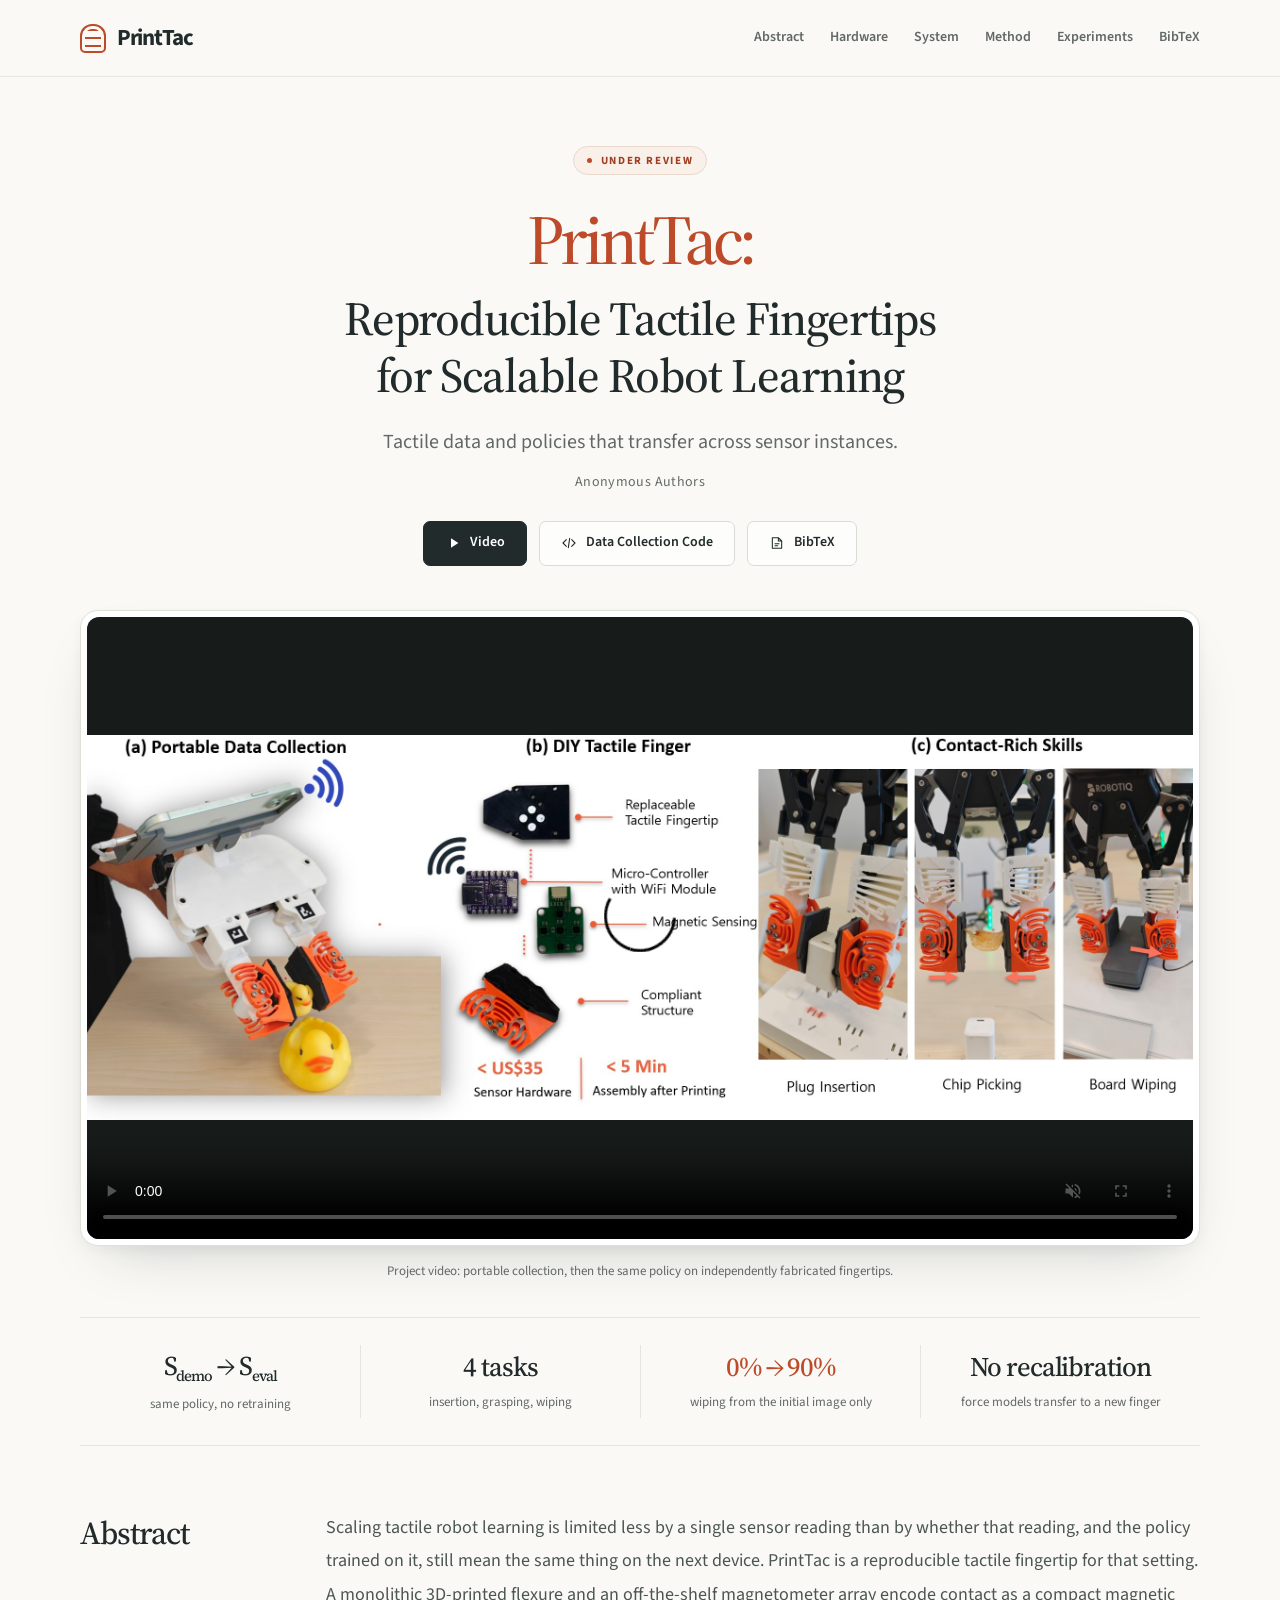
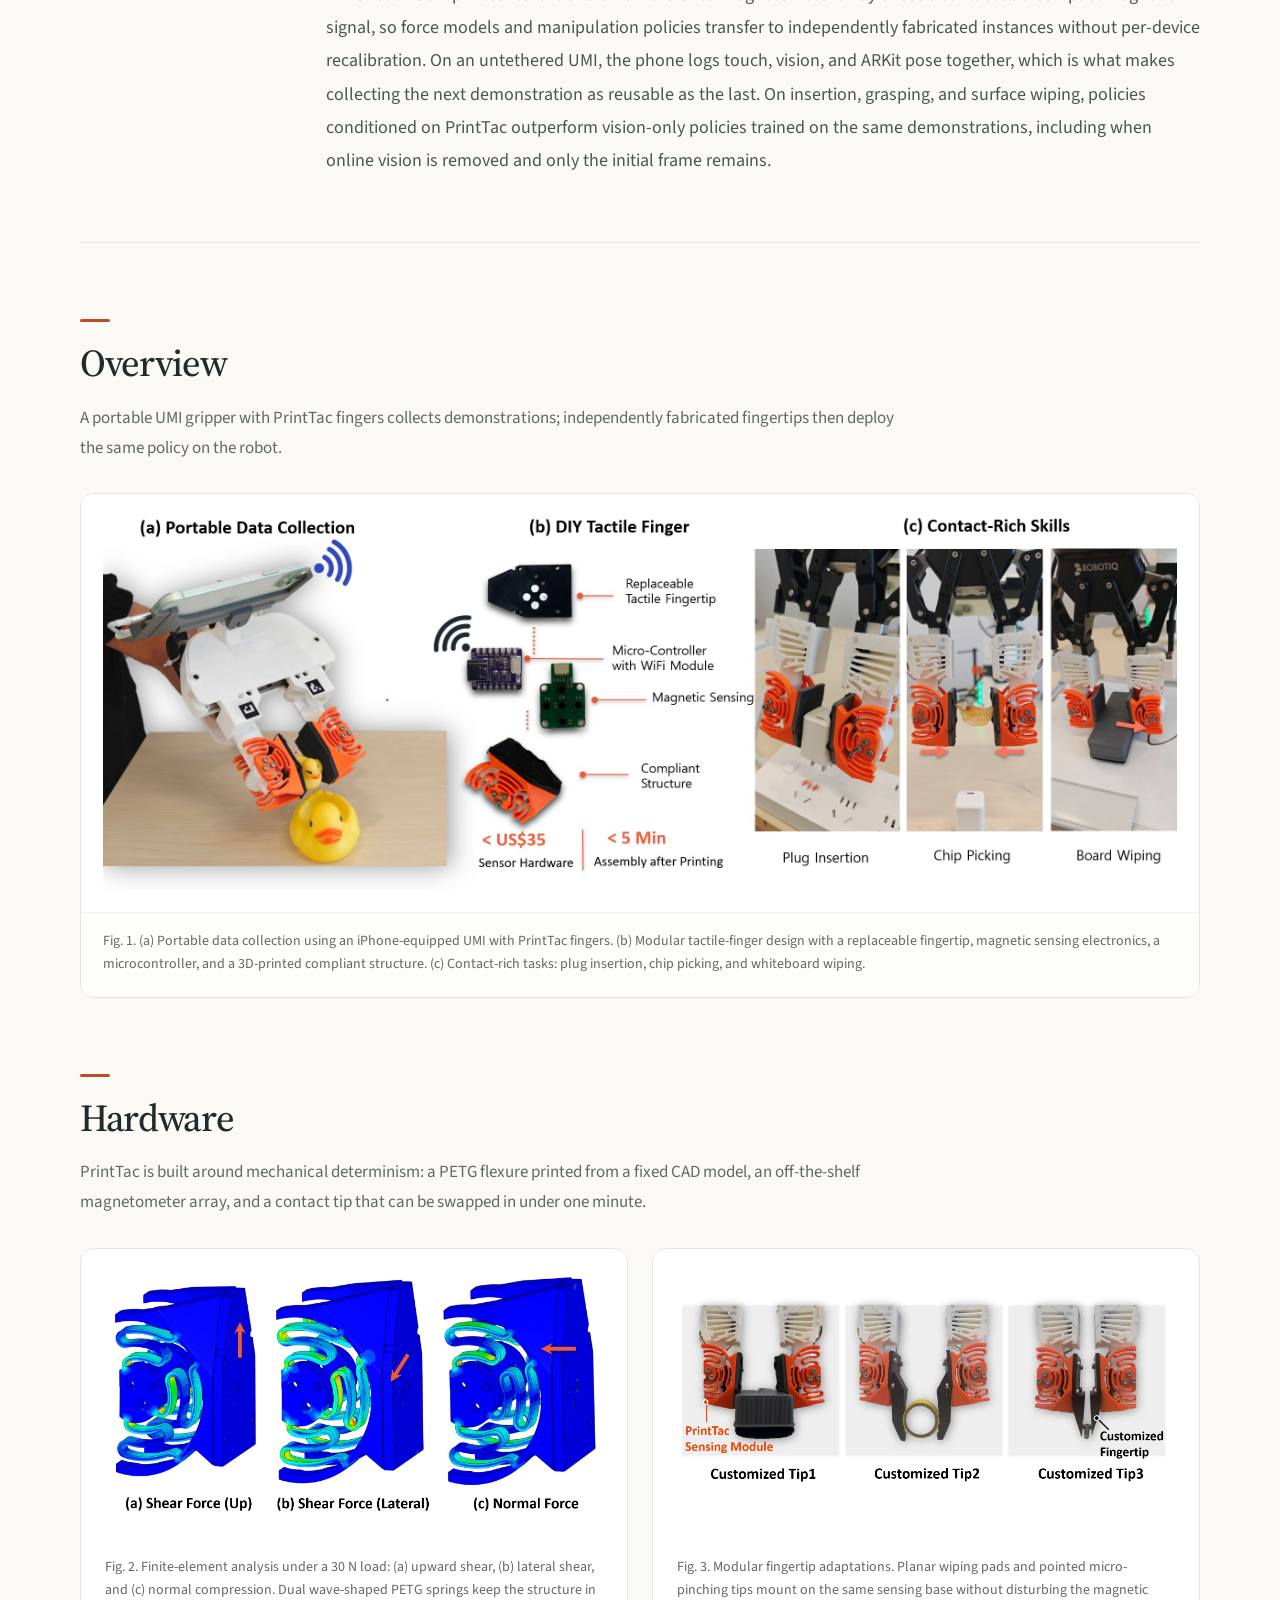
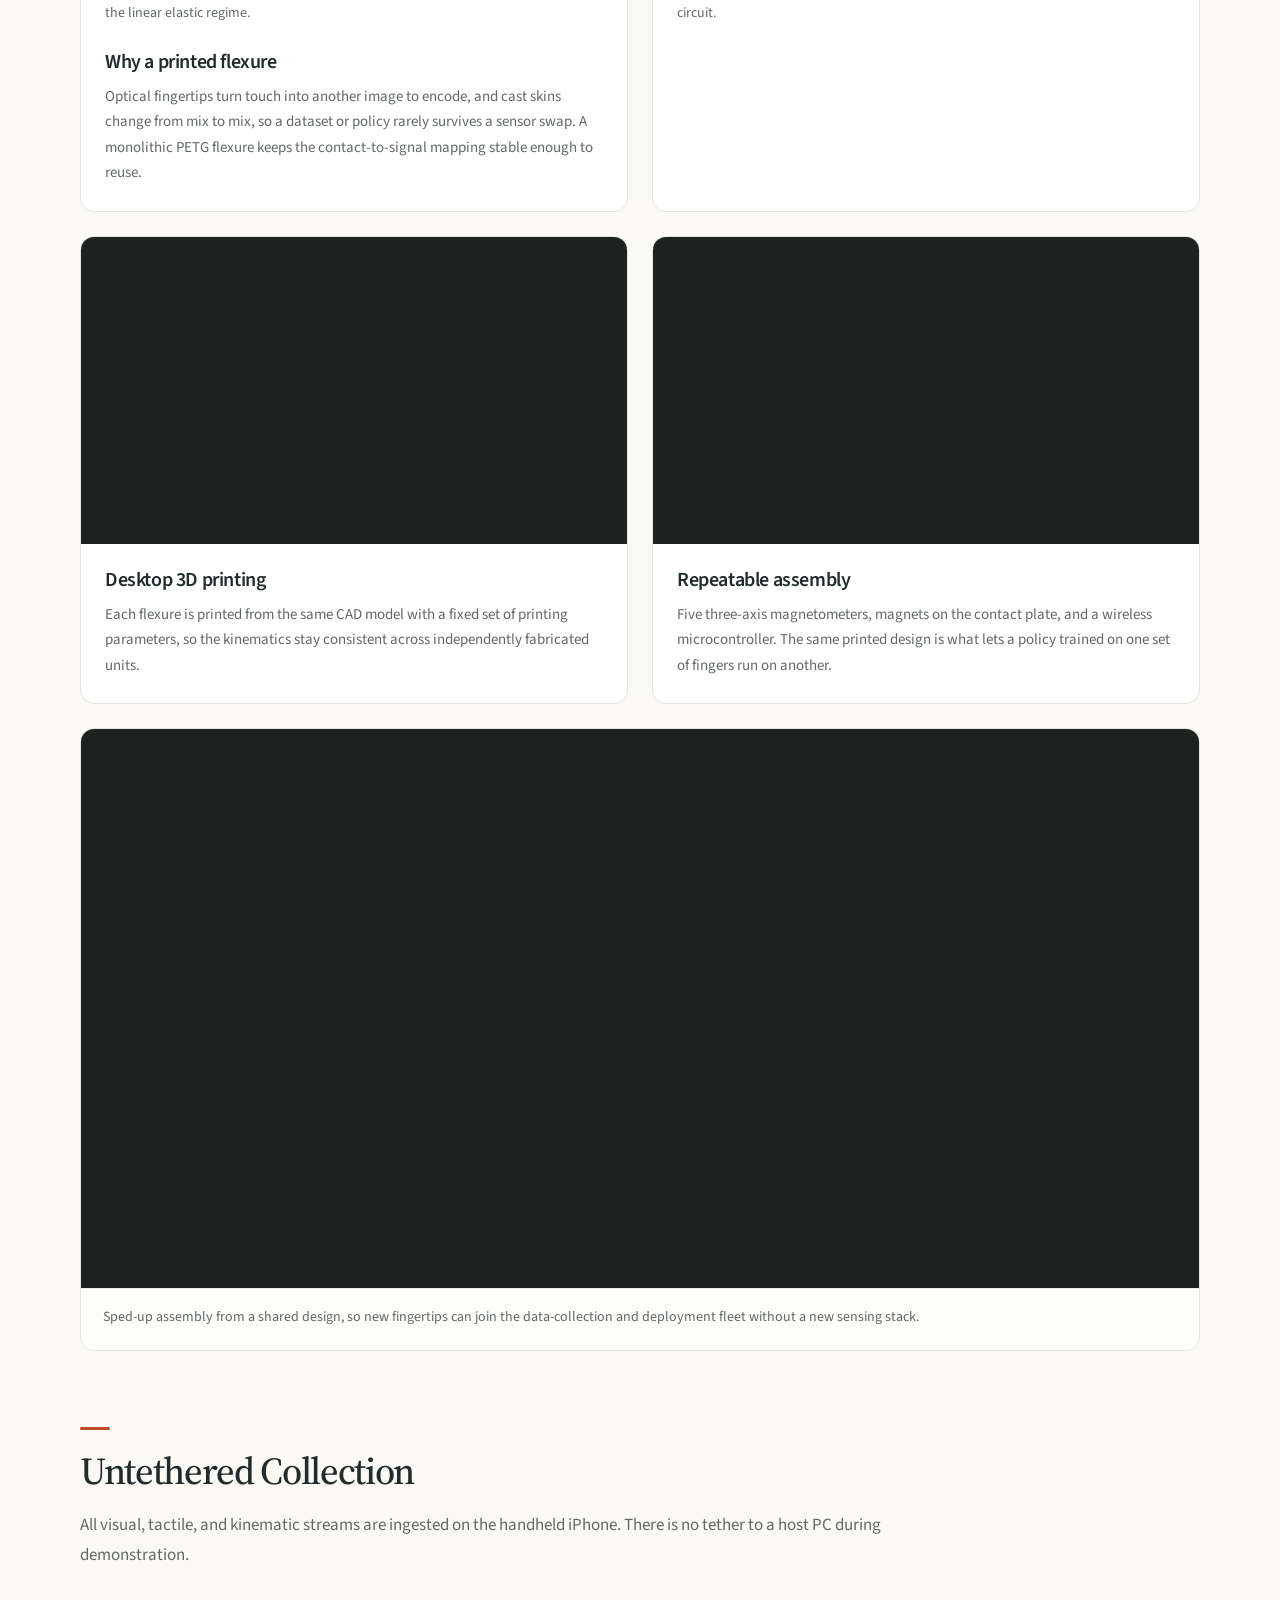
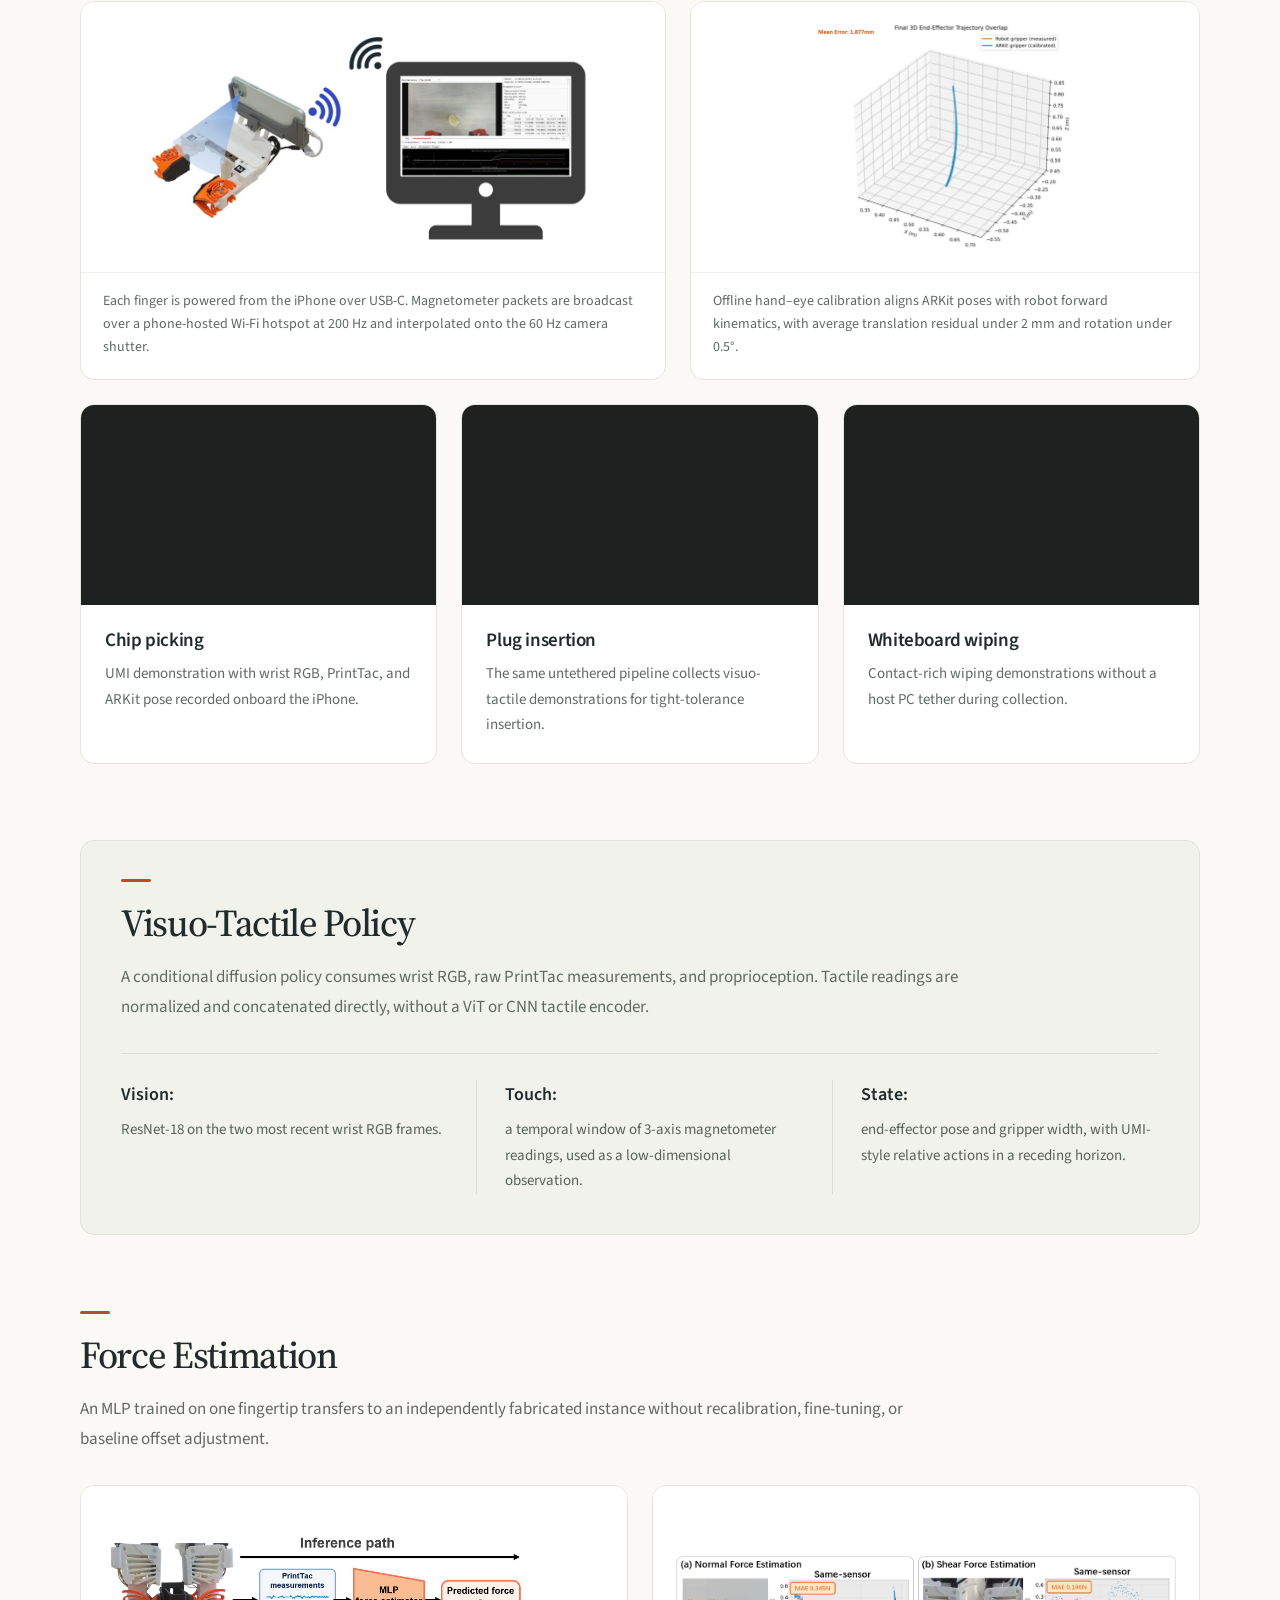
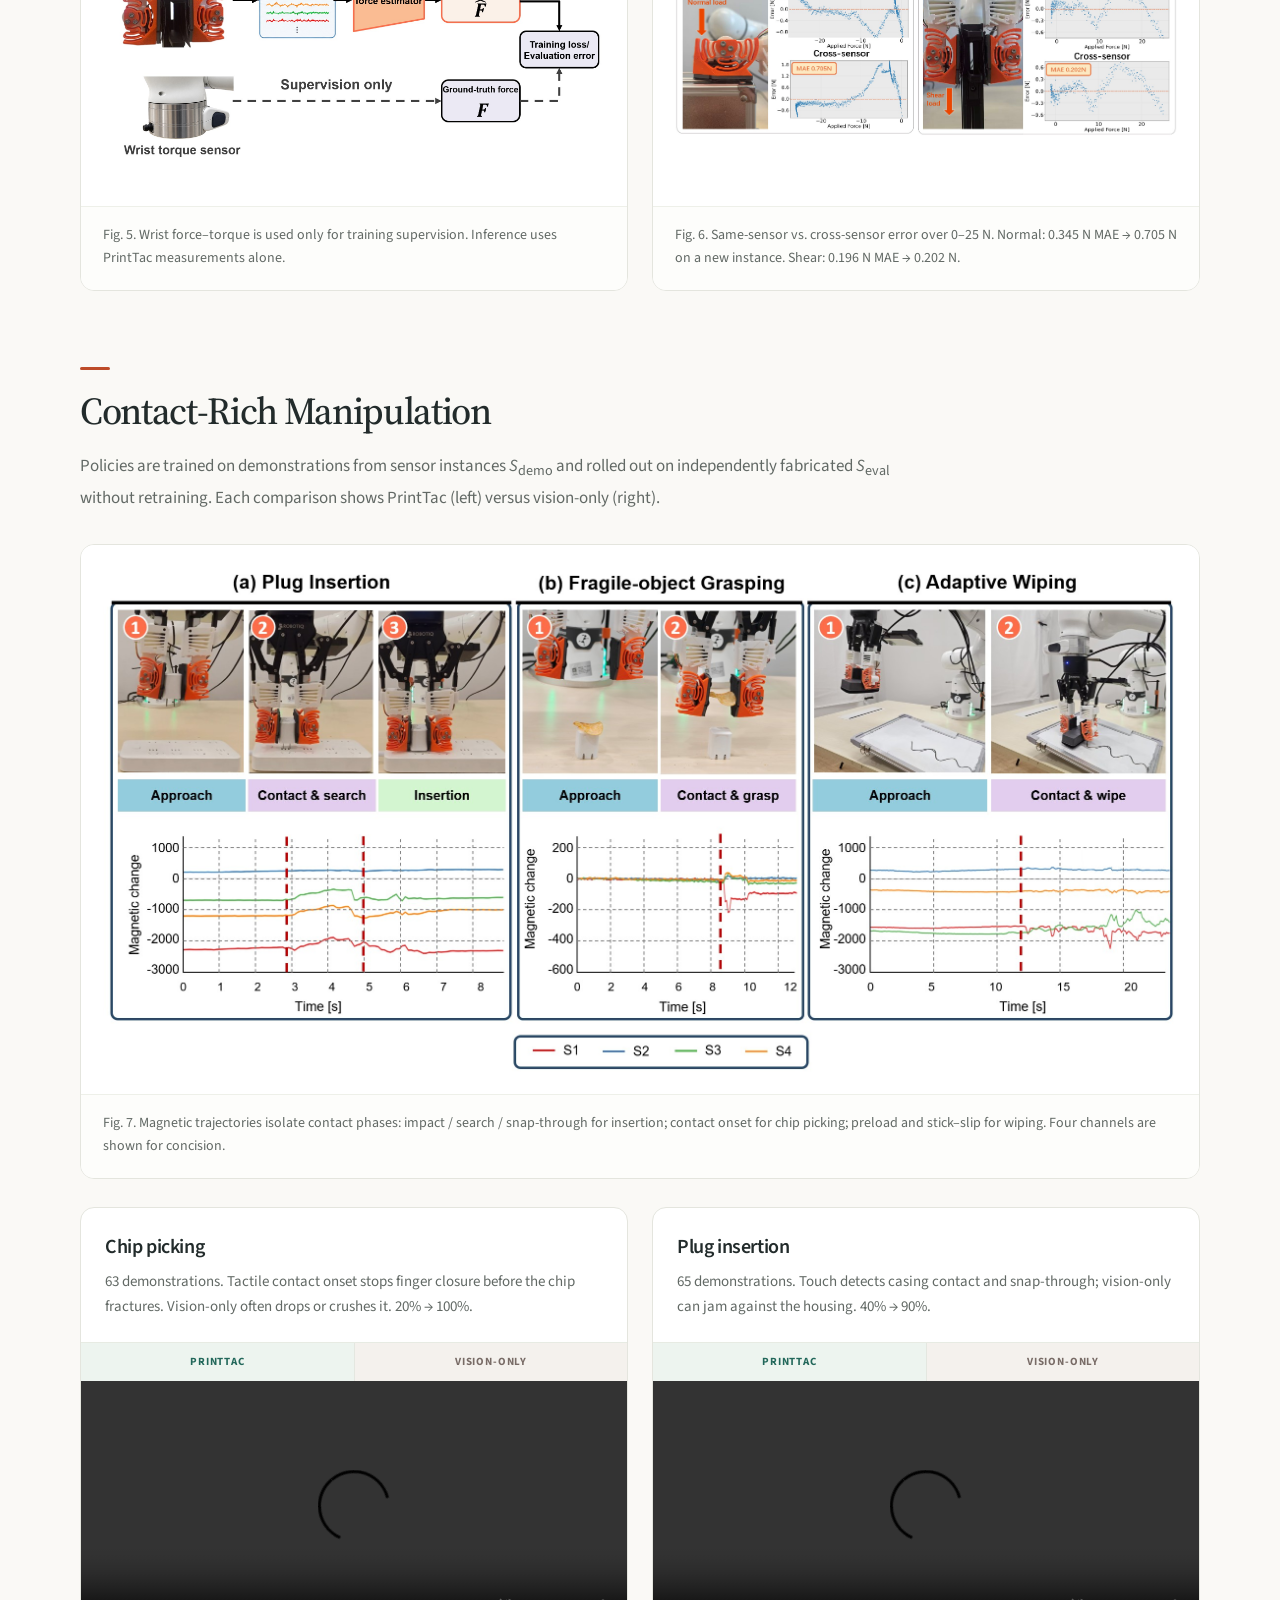
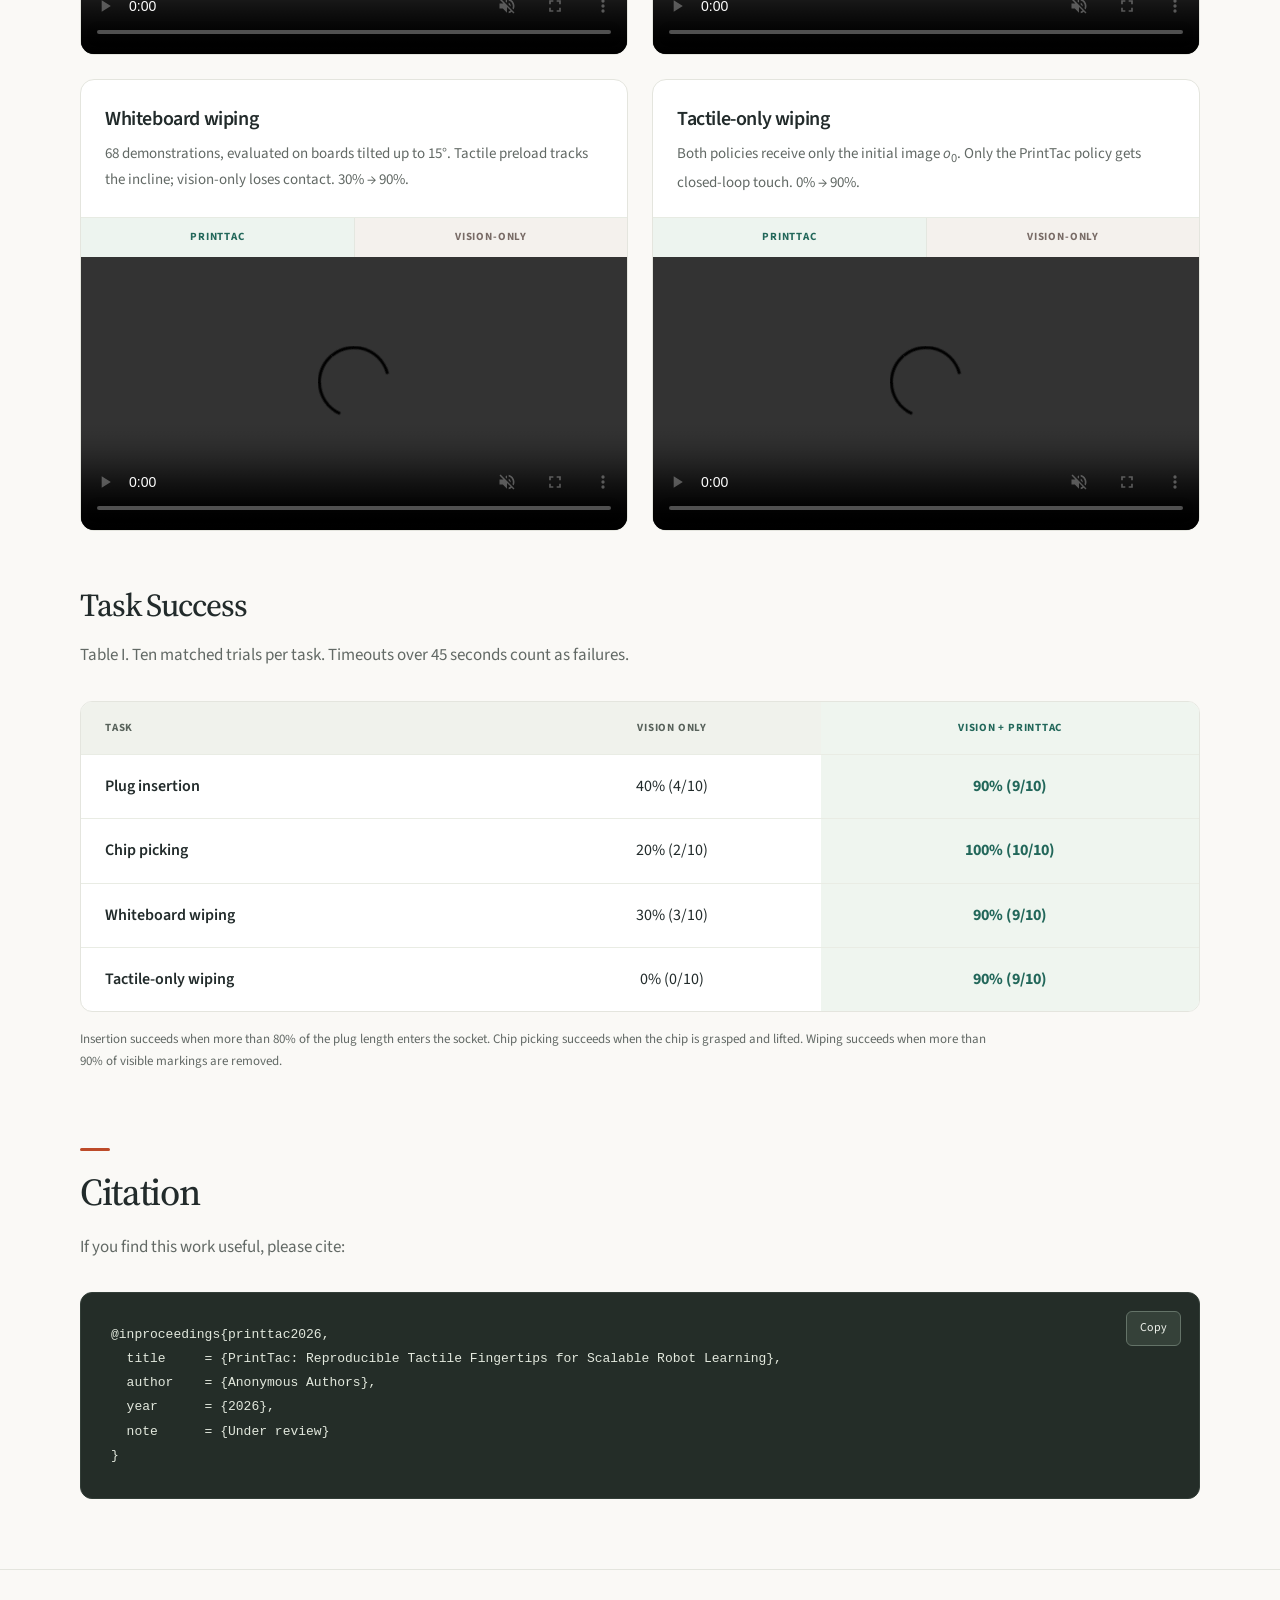
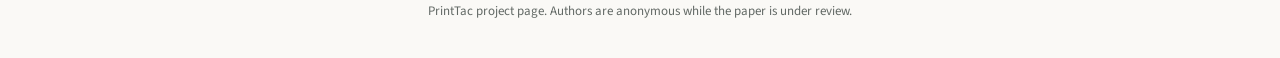
<file: new/index.html>
<!DOCTYPE html>
<html lang="en">
<head>
  <meta charset="utf-8">
  <meta name="viewport" content="width=device-width, initial-scale=1">
  <title>PrintTac: Reproducible Tactile Fingertips for Scalable Robot Learning</title>
  <meta name="description" content="PrintTac is a reproducible tactile fingertip for scalable robot learning: demonstrations and policies transfer across independently fabricated sensors.">
  <link rel="preconnect" href="https://fonts.googleapis.com">
  <link rel="preconnect" href="https://fonts.gstatic.com" crossorigin>
  <link href="https://fonts.googleapis.com/css2?family=Source+Sans+3:wght@400;600;700&family=Source+Serif+4:opsz,wght@8..60,500;8..60,600&display=swap" rel="stylesheet">
  <link rel="stylesheet" href="styles.css?v=12">
</head>
<body>
  <header class="site-header">
    <div class="wrap">
      <a class="brand" href="#top">PrintTac</a>
      <nav aria-label="Sections">
        <a href="#abstract">Abstract</a>
        <a href="#hardware">Hardware</a>
        <a href="#system">System</a>
        <a href="#method">Method</a>
        <a href="#experiments">Experiments</a>
        <a href="#bibtex">BibTeX</a>
      </nav>
    </div>
  </header>

  <main id="top">
    <section class="hero wrap">
      <p class="kicker">Under review</p>
      <h1><span class="project-name">PrintTac:</span> <span class="project-title">Reproducible Tactile Fingertips<br> for Scalable Robot Learning</span></h1>
      <p class="subtitle">Tactile data and policies that transfer across sensor instances.</p>
      <p class="authors">Anonymous Authors</p>
      <div class="actions">
        <a class="btn" href="#video"><svg aria-hidden="true" viewBox="0 0 24 24" fill="none" stroke="currentColor" stroke-width="1.6" stroke-linecap="round" stroke-linejoin="round"><path d="m9 5 11 7-11 7Z" fill="currentColor" stroke="none"/></svg>Video</a>
        <a class="btn ghost" href="https://github.com/pigwu/ARPoseStreamer" target="_blank" rel="noopener"><svg aria-hidden="true" viewBox="0 0 24 24" fill="none" stroke="currentColor" stroke-width="1.6" stroke-linecap="round" stroke-linejoin="round"><path d="m8 7-5 5 5 5m8-10 5 5-5 5m-3-12-2 14"/></svg>Data Collection Code</a>
        <a class="btn ghost" href="#bibtex"><svg aria-hidden="true" viewBox="0 0 24 24" fill="none" stroke="currentColor" stroke-width="1.6" stroke-linecap="round" stroke-linejoin="round"><path d="M5 4h9l5 5v11H5Zm9 0v5h5M9 13h6m-6 3h4"/></svg>BibTeX</a>
      </div>

      <div id="video" class="hero-video">
        <video autoplay muted loop playsinline webkit-playsinline preload="auto" controls poster="assets/teaser.jpg">
          <source src="assets/demo.mp4" type="video/mp4">
        </video>
      </div>
      <p class="caption">Project video: portable collection, then the same policy on independently fabricated fingertips.</p>

      <div class="stats">
        <div class="stat"><strong>S<sub>demo</sub> → S<sub>eval</sub></strong><span>same policy, no retraining</span></div>
        <div class="stat"><strong>4 tasks</strong><span>insertion, grasping, wiping</span></div>
        <div class="stat"><strong>0% → 90%</strong><span>wiping from the initial image only</span></div>
        <div class="stat"><strong>No recalibration</strong><span>force models transfer to a new finger</span></div>
      </div>
    </section>

    <section id="abstract" class="wrap">
      <h2>Abstract</h2>
      <div class="abstract">
        <p>
          Scaling tactile robot learning is limited less by a single sensor reading than by whether that reading, and the policy trained on it, still mean the same thing on the next device. PrintTac is a reproducible tactile fingertip for that setting. A monolithic 3D-printed flexure and an off-the-shelf magnetometer array encode contact as a compact magnetic signal, so force models and manipulation policies transfer to independently fabricated instances without per-device recalibration. On an untethered UMI, the phone logs touch, vision, and ARKit pose together, which is what makes collecting the next demonstration as reusable as the last. On insertion, grasping, and surface wiping, policies conditioned on PrintTac outperform vision-only policies trained on the same demonstrations, including when online vision is removed and only the initial frame remains.
        </p>
      </div>
    </section>

    <section id="overview" class="wrap">
      <h2>Overview</h2>
      <p class="lede">A portable UMI gripper with PrintTac fingers collects demonstrations; independently fabricated fingertips then deploy the same policy on the robot.</p>
      <figure class="figure">
        <img src="assets/teaser.jpg" alt="PrintTac system overview: portable UMI collection, modular fingertip, and three contact-rich tasks">
        <figcaption>
          Fig. 1. (a) Portable data collection using an iPhone-equipped UMI with PrintTac fingers.
          (b) Modular tactile-finger design with a replaceable fingertip, magnetic sensing electronics, a microcontroller, and a 3D-printed compliant structure.
          (c) Contact-rich tasks: plug insertion, chip picking, and whiteboard wiping.
        </figcaption>
      </figure>
    </section>

    <section id="hardware" class="wrap">
      <h2>Hardware</h2>
      <p class="lede">PrintTac is built around mechanical determinism: a PETG flexure printed from a fixed CAD model, an off-the-shelf magnetometer array, and a contact tip that can be swapped in under one minute.</p>

      <div class="grid-2">
        <figure class="card">
          <img src="assets/fea.jpg" alt="Finite element analysis of the PrintTac flexure under shear and normal loads">
          <figcaption>
            Fig. 2. Finite-element analysis under a 30 N load: (a) upward shear, (b) lateral shear, and (c) normal compression. Dual wave-shaped PETG springs keep the structure in the linear elastic regime.
          </figcaption>
          <h3>Why a printed flexure</h3>
          <p>Optical fingertips turn touch into another image to encode, and cast skins change from mix to mix, so a dataset or policy rarely survives a sensor swap. A monolithic PETG flexure keeps the contact-to-signal mapping stable enough to reuse.</p>
        </figure>
        <figure class="card">
          <img src="assets/fingertip.png" alt="Modular PrintTac fingertips with interchangeable contact geometries">
          <figcaption>
            Fig. 3. Modular fingertip adaptations. Planar wiping pads and pointed micro-pinching tips mount on the same sensing base without disturbing the magnetic circuit.
          </figcaption>
        </figure>
      </div>

      <div class="grid-2 spaced">
        <article class="card">
          <video autoplay muted loop playsinline webkit-playsinline preload="auto" src="assets/print1.mp4"></video>
          <h3>Desktop 3D printing</h3>
          <p>Each flexure is printed from the same CAD model with a fixed set of printing parameters, so the kinematics stay consistent across independently fabricated units.</p>
        </article>
        <article class="card">
          <video autoplay muted loop playsinline webkit-playsinline preload="auto" src="assets/print2.mp4"></video>
          <h3>Repeatable assembly</h3>
          <p>Five three-axis magnetometers, magnets on the contact plate, and a wireless microcontroller. The same printed design is what lets a policy trained on one set of fingers run on another.</p>
        </article>
      </div>

      <figure class="figure spaced">
        <video autoplay muted loop playsinline webkit-playsinline preload="auto" src="assets/assembly.mp4"></video>
        <figcaption>
          Sped-up assembly from a shared design, so new fingertips can join the data-collection and deployment fleet without a new sensing stack.
        </figcaption>
      </figure>
    </section>

    <section id="system" class="wrap">
      <h2>Untethered Collection</h2>
      <p class="lede">All visual, tactile, and kinematic streams are ingested on the handheld iPhone. There is no tether to a host PC during demonstration.</p>

      <div class="grid-2 collection-figures">
        <figure class="card">
          <img src="assets/wifi.jpg" alt="Wireless tactile streaming from ESP32 to iPhone over Wi-Fi">
          <figcaption>
            Each finger is powered from the iPhone over USB-C. Magnetometer packets are broadcast over a phone-hosted Wi-Fi hotspot at 200 Hz and interpolated onto the 60 Hz camera shutter.
          </figcaption>
        </figure>
        <figure class="card">
          <img src="assets/traj.jpg" alt="Hand-eye calibration trajectory overlap">
          <figcaption>
            Offline hand–eye calibration aligns ARKit poses with robot forward kinematics, with average translation residual under 2 mm and rotation under 0.5°.
          </figcaption>
        </figure>
      </div>

      <div class="grid-3 spaced">
        <article class="card">
          <video autoplay muted loop playsinline webkit-playsinline preload="auto" src="assets/umi_chip.mp4"></video>
          <h3>Chip picking</h3>
          <p>UMI demonstration with wrist RGB, PrintTac, and ARKit pose recorded onboard the iPhone.</p>
        </article>
        <article class="card">
          <video autoplay muted loop playsinline webkit-playsinline preload="auto" src="assets/umi_insert.mp4"></video>
          <h3>Plug insertion</h3>
          <p>The same untethered pipeline collects visuo-tactile demonstrations for tight-tolerance insertion.</p>
        </article>
        <article class="card">
          <video autoplay muted loop playsinline webkit-playsinline preload="auto" src="assets/umi_wipe.mp4"></video>
          <h3>Whiteboard wiping</h3>
          <p>Contact-rich wiping demonstrations without a host PC tether during collection.</p>
        </article>
      </div>
    </section>

    <section id="method" class="wrap">
      <h2>Visuo-Tactile Policy</h2>
      <p class="lede">A conditional diffusion policy consumes wrist RGB, raw PrintTac measurements, and proprioception. Tactile readings are normalized and concatenated directly, without a ViT or CNN tactile encoder.</p>
      <ul class="bullets">
        <li><strong>Vision:</strong> ResNet-18 on the two most recent wrist RGB frames.</li>
        <li><strong>Touch:</strong> a temporal window of 3-axis magnetometer readings, used as a low-dimensional observation.</li>
        <li><strong>State:</strong> end-effector pose and gripper width, with UMI-style relative actions in a receding horizon.</li>
      </ul>
    </section>

    <section id="force" class="wrap">
      <h2>Force Estimation</h2>
      <p class="lede">An MLP trained on one fingertip transfers to an independently fabricated instance without recalibration, fine-tuning, or baseline offset adjustment.</p>
      <div class="grid-2 force-figures">
        <figure class="figure">
          <img src="assets/force_mapping.jpg" alt="MLP maps PrintTac measurements to predicted force; wrist torque is supervision only">
          <figcaption>Fig. 5. Wrist force–torque is used only for training supervision. Inference uses PrintTac measurements alone.</figcaption>
        </figure>
        <figure class="figure">
          <img src="assets/force.jpg" alt="Same-sensor and cross-sensor force estimation error plots">
          <figcaption>
            Fig. 6. Same-sensor vs. cross-sensor error over 0–25 N.
            Normal: 0.345 N MAE → 0.705 N on a new instance.
            Shear: 0.196 N MAE → 0.202 N.
          </figcaption>
        </figure>
      </div>
    </section>

    <section id="experiments" class="wrap">
      <h2>Contact-Rich Manipulation</h2>
      <p class="lede">Policies are trained on demonstrations from sensor instances <em>S</em><sub>demo</sub> and rolled out on independently fabricated <em>S</em><sub>eval</sub> without retraining. Each comparison shows PrintTac (left) versus vision-only (right).</p>

      <figure class="figure">
        <img src="assets/exp_tasks.jpg" alt="Contact-phase signatures for insertion, chip picking, and wiping">
        <figcaption>
          Fig. 7. Magnetic trajectories isolate contact phases: impact / search / snap-through for insertion; contact onset for chip picking; preload and stick–slip for wiping. Four channels are shown for concision.
        </figcaption>
      </figure>

      <div class="grid-tasks">
        <article class="card task">
          <h3>Chip picking</h3>
          <p>63 demonstrations. Tactile contact onset stops finger closure before the chip fractures. Vision-only often drops or crushes it. 20% → 100%.</p>
          <div class="split-label"><span>PrintTac</span><span>Vision-only</span></div>
          <video autoplay muted loop playsinline webkit-playsinline preload="auto" controls src="assets/chip.mp4"></video>
        </article>
        <article class="card task">
          <h3>Plug insertion</h3>
          <p>65 demonstrations. Touch detects casing contact and snap-through; vision-only can jam against the housing. 40% → 90%.</p>
          <div class="split-label"><span>PrintTac</span><span>Vision-only</span></div>
          <video autoplay muted loop playsinline webkit-playsinline preload="auto" controls src="assets/insert.mp4"></video>
        </article>
        <article class="card task">
          <h3>Whiteboard wiping</h3>
          <p>68 demonstrations, evaluated on boards tilted up to 15°. Tactile preload tracks the incline; vision-only loses contact. 30% → 90%.</p>
          <div class="split-label"><span>PrintTac</span><span>Vision-only</span></div>
          <video autoplay muted loop playsinline webkit-playsinline preload="auto" controls src="assets/wipe.mp4"></video>
        </article>
        <article class="card task">
          <h3>Tactile-only wiping</h3>
          <p>Both policies receive only the initial image <em>o</em><sub>0</sub>. Only the PrintTac policy gets closed-loop touch. 0% → 90%.</p>
          <div class="split-label"><span>PrintTac</span><span>Vision-only</span></div>
          <video autoplay muted loop playsinline webkit-playsinline preload="auto" controls src="assets/blind_eval.mp4"></video>
        </article>
      </div>

      <h2 class="results-heading">Task Success</h2>
      <p class="lede">Table I. Ten matched trials per task. Timeouts over 45 seconds count as failures.</p>
      <div class="table-wrap">
        <table>
          <thead>
            <tr>
              <th>Task</th>
              <th>Vision only</th>
              <th>Vision + PrintTac</th>
            </tr>
          </thead>
          <tbody>
            <tr>
              <td>Plug insertion</td>
              <td class="num">40% (4/10)</td>
              <td class="num good">90% (9/10)</td>
            </tr>
            <tr>
              <td>Chip picking</td>
              <td class="num">20% (2/10)</td>
              <td class="num good">100% (10/10)</td>
            </tr>
            <tr>
              <td>Whiteboard wiping</td>
              <td class="num">30% (3/10)</td>
              <td class="num good">90% (9/10)</td>
            </tr>
            <tr>
              <td>Tactile-only wiping</td>
              <td class="num">0% (0/10)</td>
              <td class="num good">90% (9/10)</td>
            </tr>
          </tbody>
        </table>
      </div>
      <p class="note">Insertion succeeds when more than 80% of the plug length enters the socket. Chip picking succeeds when the chip is grasped and lifted. Wiping succeeds when more than 90% of visible markings are removed.</p>
    </section>

    <section id="bibtex" class="wrap">
      <h2>Citation</h2>
      <p class="lede">If you find this work useful, please cite:</p>
      <pre class="bibtex" id="bibtex-block"><button class="copy" type="button" id="copy-bib">Copy</button><code>@inproceedings{printtac2026,
  title     = {PrintTac: Reproducible Tactile Fingertips for Scalable Robot Learning},
  author    = {Anonymous Authors},
  year      = {2026},
  note      = {Under review}
}</code></pre>
    </section>
  </main>

  <footer>
    <div class="wrap">
      PrintTac project page. Authors are anonymous while the paper is under review.
    </div>
  </footer>

  <script>
    const videos = document.querySelectorAll("video");
    const startVideo = (video) => {
      video.muted = true;
      video.defaultMuted = true;
      video.playsInline = true;
      const pending = video.play();
      if (pending) pending.catch(() => {});
    };
    if ("IntersectionObserver" in window) {
      const observer = new IntersectionObserver((entries) => {
        entries.forEach((entry) => {
          const video = entry.target;
          if (entry.isIntersecting) {
            if (video.getAttribute("preload") !== "auto") video.preload = "auto";
            if (video.readyState < 2) video.load();
            startVideo(video);
          }
        });
      }, { rootMargin: "240px 0px", threshold: 0.2 });
      videos.forEach((video) => observer.observe(video));
    }
    videos.forEach(startVideo);

    const button = document.getElementById("copy-bib");
    const code = document.querySelector("#bibtex-block code");
    button.addEventListener("click", async () => {
      const text = code.textContent;
      try {
        await navigator.clipboard.writeText(text);
        button.textContent = "Copied";
      } catch (error) {
        const selection = window.getSelection();
        const range = document.createRange();
        range.selectNodeContents(code);
        selection.removeAllRanges();
        selection.addRange(range);
        button.textContent = document.execCommand("copy") ? "Copied" : "Select to copy";
      }
      setTimeout(() => { button.textContent = "Copy"; }, 1600);
    });

    const sectionLinks = [...document.querySelectorAll("nav a")];
    const navigationSections = sectionLinks.map(link => document.querySelector(link.hash));
    const updateNavigation = () => {
      const marker = document.querySelector(".site-header").offsetHeight + 80;
      let current = null;
      navigationSections.forEach(section => {
        if (section.getBoundingClientRect().top <= marker) current = section.id;
      });
      sectionLinks.forEach(link => {
        if (link.hash === "#" + current) link.setAttribute("aria-current", "location");
        else link.removeAttribute("aria-current");
      });
    };
    let navigationFrame = 0;
    window.addEventListener("scroll", () => {
      if (navigationFrame) return;
      navigationFrame = requestAnimationFrame(() => {
        updateNavigation();
        navigationFrame = 0;
      });
    }, { passive: true });
    window.addEventListener("resize", updateNavigation);
    updateNavigation();
  </script>
</body>
</html>
</file>
<file: styles.css>
:root {
  --bg: #f7f6f3;
  --paper: #ffffff;
  --ink: #161616;
  --muted: #5c5c5c;
  --line: #e6e3dc;
  --accent: #e85d04;
  --accent-dark: #c2410c;
  --ok: #0f766e;
  --fail: #b42318;
  --shadow: 0 12px 40px rgba(22, 22, 22, 0.08);
  --max: 1240px;
}

* {
  box-sizing: border-box;
}

html {
  scroll-behavior: smooth;
  scroll-padding-top: 72px;
}

body {
  margin: 0;
  color: var(--ink);
  background: var(--bg);
  font-family: "Source Sans 3", "Segoe UI", sans-serif;
  font-size: 17.5px;
  line-height: 1.65;
}

img,
video {
  max-width: 100%;
  display: block;
}

a {
  color: var(--accent-dark);
}

.wrap {
  width: min(var(--max), calc(100% - 40px));
  margin: 0 auto;
}

.site-header {
  position: sticky;
  top: 0;
  z-index: 20;
  background: rgba(247, 246, 243, 0.92);
  backdrop-filter: blur(12px);
  border-bottom: 1px solid var(--line);
}

.site-header .wrap {
  display: flex;
  align-items: center;
  justify-content: space-between;
  width: 100%;
  max-width: none;
  min-height: 58px;
  gap: 16px;
  padding: 0 28px;
  margin: 0;
}

.brand {
  font-weight: 700;
  letter-spacing: 0.04em;
  text-decoration: none;
  color: var(--ink);
}

nav {
  display: flex;
  flex-wrap: wrap;
  gap: 6px 18px;
  font-size: 14px;
}

nav a {
  color: var(--muted);
  text-decoration: none;
}

nav a:hover {
  color: var(--ink);
}

.hero {
  padding: 64px 0 28px;
  text-align: center;
}

.kicker {
  margin: 0 0 14px;
  color: var(--accent);
  font-size: 13px;
  font-weight: 700;
  letter-spacing: 0.16em;
  text-transform: uppercase;
}

h1 {
  margin: 0 auto 14px;
  max-width: 100%;
  font-family: "Source Serif 4", Georgia, serif;
  font-size: min(44px, calc((100vw - 80px) / 21));
  font-weight: 600;
  line-height: 1.2;
  letter-spacing: -0.02em;
}

.subtitle {
  margin: 0 auto 22px;
  max-width: 42rem;
  color: var(--muted);
  font-size: 20px;
}

.authors {
  margin: 6px 0 0;
  color: var(--ink);
  font-size: 20px;
  line-height: 1.6;
}

.venue {
  margin: 4px 0 0;
  color: var(--muted);
  font-size: 15px;
}

.venue {
  margin-top: 4px;
}

.actions {
  display: flex;
  justify-content: center;
  flex-wrap: wrap;
  gap: 10px;
  margin: 28px 0 36px;
}

.btn {
  display: inline-flex;
  align-items: center;
  gap: 8px;
  padding: 9px 16px;
  border-radius: 999px;
  border: 1px solid var(--ink);
  background: var(--ink);
  color: #fff;
  text-decoration: none;
  font-size: 14px;
  font-weight: 600;
}

.btn.ghost {
  background: transparent;
  color: var(--ink);
}

.btn:hover {
  border-color: var(--accent);
  background: var(--accent);
  color: #fff;
}

.hero-video {
  overflow: hidden;
  border-radius: 16px;
  box-shadow: var(--shadow);
  background: #111;
}

.hero-video video {
  width: 100%;
}

.caption {
  margin: 10px 0 0;
  color: var(--muted);
  font-size: 14px;
  text-align: center;
}

.stats {
  display: grid;
  grid-template-columns: repeat(4, 1fr);
  gap: 12px;
  margin: 28px 0 8px;
}

.stat {
  padding: 18px 12px;
  background: var(--paper);
  border: 1px solid var(--line);
  border-radius: 12px;
  text-align: center;
}

.stat strong {
  display: block;
  font-family: "Source Serif 4", Georgia, serif;
  font-size: 26px;
  line-height: 1.2;
}

.stat span {
  color: var(--muted);
  font-size: 13px;
}

section {
  padding: 56px 0 8px;
  scroll-margin-top: 72px;
}

h2 {
  margin: 0 0 8px;
  font-family: "Source Serif 4", Georgia, serif;
  font-size: 30px;
  font-weight: 600;
}

.lede {
  margin: 0 0 24px;
  max-width: 46rem;
  color: var(--muted);
}

.abstract {
  padding: 28px 32px;
  background: var(--paper);
  border: 1px solid var(--line);
  border-radius: 16px;
}

.abstract p {
  margin: 0;
}

.figure {
  margin: 0 0 28px;
  background: var(--paper);
  border: 1px solid var(--line);
  border-radius: 16px;
  overflow: hidden;
}

.figure img,
.figure video {
  width: 100%;
  background: #fff;
}

.figure figcaption,
.card figcaption {
  padding: 12px 16px 16px;
  color: var(--muted);
  font-size: 14px;
  line-height: 1.5;
}

.grid-2,
.grid-3,
.grid-tasks {
  display: grid;
  gap: 18px;
}

.grid-2 {
  grid-template-columns: 1fr 1fr;
}

.collection-figures {
  grid-template-columns: 1.35fr 1fr;
  grid-template-rows: auto auto;
  gap: 18px;
  align-items: stretch;
}

.collection-figures figure {
  display: grid;
  grid-template-rows: subgrid;
  grid-row: span 2;
  margin: 0;
}

.collection-figures img {
  width: 100%;
  display: block;
  background: #fff;
}

.collection-figures figure:first-child img {
  aspect-ratio: 1024 / 516;
  height: auto;
  object-fit: contain;
}

.collection-figures figure:last-child img {
  height: 100%;
  object-fit: fill;
}

.force-figures .figure {
  margin-bottom: 0;
}

.grid-3 {
  grid-template-columns: 1fr 1fr 1fr;
}

.grid-tasks {
  grid-template-columns: 1fr 1fr;
}

.card {
  background: var(--paper);
  border: 1px solid var(--line);
  border-radius: 16px;
  overflow: hidden;
}

.card video {
  width: 100%;
  background: #111;
}

.card h3,
.task h3 {
  margin: 16px 16px 6px;
  font-size: 18px;
}

.card p,
.task p {
  margin: 0 16px 16px;
  color: var(--muted);
  font-size: 15px;
}

.compare {
  display: grid;
  grid-template-columns: 1fr 1fr;
  gap: 10px;
  padding: 0 16px;
}

.compare figure {
  margin: 0;
}

.compare img,
.compare video {
  width: 100%;
  aspect-ratio: 4 / 3;
  object-fit: contain;
  border-radius: 10px;
  background: #f3f1ec;
}

.compare figcaption {
  padding: 8px 0 12px;
  text-align: center;
  font-size: 13px;
}

.task video {
  width: 100%;
  background: #111;
}

.task .split-label {
  display: flex;
  justify-content: space-between;
  padding: 8px 16px 0;
  font-size: 12px;
  font-weight: 700;
  letter-spacing: 0.04em;
  text-transform: uppercase;
}

.task .split-label span:first-child {
  color: var(--ok);
}

.task .split-label span:last-child {
  color: var(--fail);
}

.bullets {
  margin: 0;
  padding-left: 1.15rem;
}

.bullets li {
  margin: 0 0 10px;
}

.table-wrap {
  overflow-x: auto;
  background: var(--paper);
  border: 1px solid var(--line);
  border-radius: 16px;
}

table {
  width: 100%;
  border-collapse: collapse;
  font-size: 15px;
}

th,
td {
  padding: 12px 16px;
  border-bottom: 1px solid var(--line);
  text-align: left;
}

th {
  font-size: 13px;
  letter-spacing: 0.04em;
  text-transform: uppercase;
  color: var(--muted);
  font-weight: 700;
}

td.num {
  font-variant-numeric: tabular-nums;
  font-weight: 650;
}

td.good {
  color: var(--ok);
}

.note {
  margin: 12px 0 0;
  color: var(--muted);
  font-size: 14px;
}

.bibtex {
  position: relative;
  margin: 0;
  padding: 20px 22px;
  overflow-x: auto;
  background: #1b1b1b;
  color: #f4f1ea;
  border-radius: 14px;
  font-size: 13.5px;
  line-height: 1.55;
}

.copy {
  position: absolute;
  top: 10px;
  right: 10px;
  padding: 6px 10px;
  border: 0;
  border-radius: 999px;
  background: #fff;
  color: var(--ink);
  font: inherit;
  font-size: 12px;
  font-weight: 700;
  cursor: pointer;
}

footer {
  margin-top: 64px;
  padding: 28px 0 48px;
  border-top: 1px solid var(--line);
  color: var(--muted);
  font-size: 14px;
}

@media (max-width: 860px) {
  .stats,
  .grid-2,
  .grid-3,
  .grid-tasks,
  .collection-figures {
    grid-template-columns: 1fr;
  }

  .collection-figures {
    grid-template-rows: none;
  }

  .collection-figures figure {
    display: block;
    grid-row: auto;
  }

  .collection-figures figure:last-child img {
    height: auto;
    object-fit: contain;
  }

  nav {
    display: none;
  }

  .hero {
    padding-top: 36px;
  }

  .abstract {
    padding: 20px;
  }
}
</file>
<file: backup/styles.css>
:root {
  --bg: #f7f6f3;
  --paper: #ffffff;
  --ink: #161616;
  --muted: #5c5c5c;
  --line: #e6e3dc;
  --accent: #e85d04;
  --accent-dark: #c2410c;
  --ok: #0f766e;
  --fail: #b42318;
  --shadow: 0 12px 40px rgba(22, 22, 22, 0.08);
  --max: 1080px;
}

* {
  box-sizing: border-box;
}

html {
  scroll-behavior: smooth;
  scroll-padding-top: 72px;
}

body {
  margin: 0;
  color: var(--ink);
  background: var(--bg);
  font-family: "Source Sans 3", "Segoe UI", sans-serif;
  font-size: 17.5px;
  line-height: 1.65;
}

img,
video {
  max-width: 100%;
  display: block;
}

a {
  color: var(--accent-dark);
}

.wrap {
  width: min(var(--max), calc(100% - 40px));
  margin: 0 auto;
}

.site-header {
  position: sticky;
  top: 0;
  z-index: 20;
  background: rgba(247, 246, 243, 0.92);
  backdrop-filter: blur(12px);
  border-bottom: 1px solid var(--line);
}

.site-header .wrap {
  display: flex;
  align-items: center;
  justify-content: space-between;
  width: 100%;
  max-width: none;
  min-height: 58px;
  gap: 16px;
  padding: 0 28px;
  margin: 0;
}

.brand {
  font-weight: 700;
  letter-spacing: 0.04em;
  text-decoration: none;
  color: var(--ink);
}

nav {
  display: flex;
  flex-wrap: wrap;
  gap: 6px 18px;
  font-size: 14px;
}

nav a {
  color: var(--muted);
  text-decoration: none;
}

nav a:hover {
  color: var(--ink);
}

.hero {
  padding: 64px 0 28px;
  text-align: center;
}

.kicker {
  margin: 0 0 14px;
  color: var(--accent);
  font-size: 13px;
  font-weight: 700;
  letter-spacing: 0.16em;
  text-transform: uppercase;
}

h1 {
  margin: 0 auto 14px;
  max-width: 100%;
  font-family: "Source Serif 4", Georgia, serif;
  font-size: min(44px, calc((100vw - 80px) / 21));
  font-weight: 600;
  line-height: 1.2;
  letter-spacing: -0.02em;
}

.subtitle {
  margin: 0 auto 22px;
  max-width: 42rem;
  color: var(--muted);
  font-size: 20px;
}

.authors,
.venue {
  margin: 0;
  color: var(--muted);
  font-size: 15px;
}

.venue {
  margin-top: 4px;
}

.actions {
  display: flex;
  justify-content: center;
  flex-wrap: wrap;
  gap: 10px;
  margin: 28px 0 36px;
}

.btn {
  display: inline-flex;
  align-items: center;
  gap: 8px;
  padding: 9px 16px;
  border-radius: 999px;
  border: 1px solid var(--ink);
  background: var(--ink);
  color: #fff;
  text-decoration: none;
  font-size: 14px;
  font-weight: 600;
}

.btn.ghost {
  background: transparent;
  color: var(--ink);
}

.btn:hover {
  border-color: var(--accent);
  background: var(--accent);
  color: #fff;
}

.hero-video {
  overflow: hidden;
  border-radius: 16px;
  box-shadow: var(--shadow);
  background: #111;
}

.hero-video video {
  width: 100%;
}

.caption {
  margin: 10px 0 0;
  color: var(--muted);
  font-size: 14px;
  text-align: center;
}

.stats {
  display: grid;
  grid-template-columns: repeat(4, 1fr);
  gap: 12px;
  margin: 28px 0 8px;
}

.stat {
  padding: 18px 12px;
  background: var(--paper);
  border: 1px solid var(--line);
  border-radius: 12px;
  text-align: center;
}

.stat strong {
  display: block;
  font-family: "Source Serif 4", Georgia, serif;
  font-size: 26px;
  line-height: 1.2;
}

.stat span {
  color: var(--muted);
  font-size: 13px;
}

section {
  padding: 56px 0 8px;
  scroll-margin-top: 72px;
}

h2 {
  margin: 0 0 8px;
  font-family: "Source Serif 4", Georgia, serif;
  font-size: 30px;
  font-weight: 600;
}

.lede {
  margin: 0 0 24px;
  max-width: 46rem;
  color: var(--muted);
}

.abstract {
  padding: 28px 32px;
  background: var(--paper);
  border: 1px solid var(--line);
  border-radius: 16px;
}

.abstract p {
  margin: 0;
}

.figure {
  margin: 0 0 28px;
  background: var(--paper);
  border: 1px solid var(--line);
  border-radius: 16px;
  overflow: hidden;
}

.figure img,
.figure video {
  width: 100%;
  background: #fff;
}

.figure figcaption,
.card figcaption {
  padding: 12px 16px 16px;
  color: var(--muted);
  font-size: 14px;
  line-height: 1.5;
}

.grid-2,
.grid-3,
.grid-tasks {
  display: grid;
  gap: 18px;
}

.grid-2 {
  grid-template-columns: 1fr 1fr;
}

.collection-figures {
  grid-template-columns: 1.35fr 1fr;
  grid-template-rows: auto auto;
  gap: 18px;
  align-items: stretch;
}

.collection-figures figure {
  display: grid;
  grid-template-rows: subgrid;
  grid-row: span 2;
  margin: 0;
}

.collection-figures img {
  width: 100%;
  display: block;
  background: #fff;
}

.collection-figures figure:first-child img {
  aspect-ratio: 1024 / 516;
  height: auto;
  object-fit: contain;
}

.collection-figures figure:last-child img {
  height: 100%;
  object-fit: fill;
}

.force-figures .figure {
  margin-bottom: 0;
}

.grid-3 {
  grid-template-columns: 1fr 1fr 1fr;
}

.grid-tasks {
  grid-template-columns: 1fr 1fr;
}

.card {
  background: var(--paper);
  border: 1px solid var(--line);
  border-radius: 16px;
  overflow: hidden;
}

.card video {
  width: 100%;
  background: #111;
}

.card h3,
.task h3 {
  margin: 16px 16px 6px;
  font-size: 18px;
}

.card p,
.task p {
  margin: 0 16px 16px;
  color: var(--muted);
  font-size: 15px;
}

.compare {
  display: grid;
  grid-template-columns: 1fr 1fr;
  gap: 10px;
  padding: 0 16px;
}

.compare figure {
  margin: 0;
}

.compare img,
.compare video {
  width: 100%;
  aspect-ratio: 4 / 3;
  object-fit: contain;
  border-radius: 10px;
  background: #f3f1ec;
}

.compare figcaption {
  padding: 8px 0 12px;
  text-align: center;
  font-size: 13px;
}

.task video {
  width: 100%;
  background: #111;
}

.task .split-label {
  display: flex;
  justify-content: space-between;
  padding: 8px 16px 0;
  font-size: 12px;
  font-weight: 700;
  letter-spacing: 0.04em;
  text-transform: uppercase;
}

.task .split-label span:first-child {
  color: var(--ok);
}

.task .split-label span:last-child {
  color: var(--fail);
}

.bullets {
  margin: 0;
  padding-left: 1.15rem;
}

.bullets li {
  margin: 0 0 10px;
}

.table-wrap {
  overflow-x: auto;
  background: var(--paper);
  border: 1px solid var(--line);
  border-radius: 16px;
}

table {
  width: 100%;
  border-collapse: collapse;
  font-size: 15px;
}

th,
td {
  padding: 12px 16px;
  border-bottom: 1px solid var(--line);
  text-align: left;
}

th {
  font-size: 13px;
  letter-spacing: 0.04em;
  text-transform: uppercase;
  color: var(--muted);
  font-weight: 700;
}

td.num {
  font-variant-numeric: tabular-nums;
  font-weight: 650;
}

td.good {
  color: var(--ok);
}

.note {
  margin: 12px 0 0;
  color: var(--muted);
  font-size: 14px;
}

.bibtex {
  position: relative;
  margin: 0;
  padding: 20px 22px;
  overflow-x: auto;
  background: #1b1b1b;
  color: #f4f1ea;
  border-radius: 14px;
  font-size: 13.5px;
  line-height: 1.55;
}

.copy {
  position: absolute;
  top: 10px;
  right: 10px;
  padding: 6px 10px;
  border: 0;
  border-radius: 999px;
  background: #fff;
  color: var(--ink);
  font: inherit;
  font-size: 12px;
  font-weight: 700;
  cursor: pointer;
}

footer {
  margin-top: 64px;
  padding: 28px 0 48px;
  border-top: 1px solid var(--line);
  color: var(--muted);
  font-size: 14px;
}

@media (max-width: 860px) {
  .stats,
  .grid-2,
  .grid-3,
  .grid-tasks,
  .collection-figures {
    grid-template-columns: 1fr;
  }

  .collection-figures {
    grid-template-rows: none;
  }

  .collection-figures figure {
    display: block;
    grid-row: auto;
  }

  .collection-figures figure:last-child img {
    height: auto;
    object-fit: contain;
  }

  nav {
    display: none;
  }

  .hero {
    padding-top: 36px;
  }

  .abstract {
    padding: 20px;
  }
}
</file>
<file: new/styles.css>
:root {
  color-scheme: light;
  --bg: #faf9f6;
  --paper: #ffffff;
  --ink: #222b2b;
  --muted: #626965;
  --line: #e4e5de;
  --accent: #bd4b29;
  --accent-dark: #a23d20;
  --accent-soft: #f5ebe3;
  --ok: #22675a;
  --fail: #786b66;
  --max: 1120px;
  --radius: 14px;
}

* { box-sizing: border-box; }
html { scroll-behavior: smooth; scroll-padding-top: 102px; }
body {
  margin: 0;
  background: var(--bg);
  color: var(--ink);
  font-family: "Source Sans 3", "Segoe UI", sans-serif;
  font-size: 18px;
  line-height: 1.7;
  -webkit-font-smoothing: antialiased;
}
::selection { background: #f0d5c5; color: #222b2b; }
img, video { display: block; max-width: 100%; }
img { height: auto; }
a { color: var(--accent-dark); }
button, a { -webkit-tap-highlight-color: transparent; }
a:focus-visible, button:focus-visible, video:focus-visible {
  outline: 3px solid var(--accent);
  outline-offset: 5px;
}
.wrap { width: min(var(--max), calc(100% - 64px)); margin-inline: auto; }

/* A quiet, persistent index keeps a long research page easy to explore. */
.site-header {
  position: sticky;
  top: 0;
  z-index: 20;
  background: rgb(250 249 246 / 94%);
  border-bottom: 1px solid rgb(34 43 43 / 9%);
  backdrop-filter: blur(18px);
  -webkit-backdrop-filter: blur(18px);
}
.site-header .wrap {
  display: flex;
  align-items: center;
  justify-content: space-between;
  min-height: 76px;
  gap: 32px;
}
.brand {
  display: inline-flex;
  align-items: center;
  gap: 11px;
  color: var(--ink);
  text-decoration: none;
  font-size: 23px;
  font-weight: 700;
  letter-spacing: -.055em;
  flex-shrink: 0;
}
.brand::before {
  content: "";
  width: 22px;
  height: 25px;
  border: 2px solid var(--accent);
  border-radius: 12px 12px 5px 5px;
  background: repeating-linear-gradient(0deg, transparent 0 4px, var(--accent) 4px 6px, transparent 6px 8px);
  box-shadow: inset 0 0 0 3px var(--bg);
}
nav { display: flex; align-items: center; gap: 26px; font-size: 14px; font-weight: 600; }
nav a {
  position: relative;
  padding-block: 25px;
  color: var(--muted);
  text-decoration: none;
  white-space: nowrap;
  transition: color .18s ease;
}
nav a::after {
  content: "";
  position: absolute;
  bottom: 16px;
  left: 0;
  right: 0;
  height: 2px;
  background: var(--accent);
  transform: scaleX(0);
  transform-origin: left;
  transition: transform .18s ease;
}
nav a:hover, nav a[aria-current] { color: var(--accent-dark); }
nav a:hover::after, nav a[aria-current]::after { transform: scaleX(1); }

/* Typography and space do the work; the original research remains the focus. */
.hero { padding: 66px 0 0; text-align: center; }
.kicker {
  display: inline-flex;
  align-items: center;
  gap: 9px;
  margin: 0 0 22px;
  padding: 5px 13px;
  border: 1px solid #e9d9cc;
  border-radius: 999px;
  color: var(--accent-dark);
  background: #f8f0e9;
  font-size: 11px;
  line-height: 1.6;
  font-weight: 700;
  letter-spacing: .15em;
  text-transform: uppercase;
}
.kicker::before { content: ""; width: 5px; height: 5px; border-radius: 50%; background: var(--accent); }
h1, h2 { font-family: "Source Serif 4", Georgia, serif; font-weight: 500; }
h1 { max-width: 1040px; margin: 0 auto 22px; line-height: 1.2; letter-spacing: -.04em; }
.project-name { display: block; margin-bottom: 10px; color: var(--accent); font-size: 70px; letter-spacing: -.055em; }
.project-title { display: block; font-size: clamp(32px, 3.7vw, 50px); text-wrap: balance; }
.subtitle { margin: 0 auto 14px; color: var(--muted); font-size: 20px; line-height: 1.5; }
.authors { margin: 0; color: #656c67; font-size: 14px; letter-spacing: .025em; }
.actions { display: flex; flex-wrap: wrap; justify-content: center; gap: 12px; margin: 26px 0 44px; }
.btn {
  display: inline-flex;
  align-items: center;
  justify-content: center;
  gap: 9px;
  min-height: 45px;
  padding: 10px 21px;
  border: 1px solid var(--ink);
  border-radius: 7px;
  color: #fff;
  background: var(--ink);
  font-size: 14px;
  line-height: 1.4;
  font-weight: 600;
  text-decoration: none;
  transition: background .18s ease, border-color .18s ease, transform .18s ease, box-shadow .18s ease;
}
.btn svg { width: 16px; height: 16px; flex-shrink: 0; }
.btn.ghost { color: var(--ink); background: rgb(255 255 255 / 65%); border-color: #d9dcd5; }
.btn:hover { transform: translateY(-2px); border-color: var(--accent); background: var(--accent); color: white; box-shadow: 0 5px 12px rgb(120 58 32 / 10%); }
.hero-video {
  overflow: hidden;
  padding: 6px;
  border: 1px solid #dfe1d9;
  border-radius: 18px;
  background: #fff;
  box-shadow: 0 24px 55px -28px rgb(30 39 32 / 27%), 0 4px 12px rgb(30 39 32 / 4%);
}
.hero-video video { width: 100%; aspect-ratio: 16 / 9; object-fit: contain; border-radius: 12px; background: #171b19; }
.caption { margin: 15px auto 0; max-width: 760px; color: var(--muted); font-size: 13px; line-height: 1.6; }
.stats { display: grid; grid-template-columns: repeat(4, 1fr); margin: 35px 0 0; padding-block: 27px; border-top: 1px solid var(--line); border-bottom: 1px solid var(--line); }
.stat { display: flex; flex-direction: column; justify-content: center; gap: 9px; min-width: 0; padding: 4px 20px; text-align: center; }
.stat + .stat { border-left: 1px solid var(--line); }
.stat strong { display: block; font-family: "Source Serif 4", Georgia, serif; font-size: 27px; font-weight: 500; letter-spacing: -.04em; line-height: 1.25; }
.stat strong sub { font-size: .55em; }
.stat:nth-child(3) strong { color: var(--accent); }
.stat span { color: var(--muted); font-size: 13px; line-height: 1.5; }

section { padding: 76px 0 0; }
h2 { margin: 0 0 16px; font-size: 38px; line-height: 1.25; letter-spacing: -.035em; }
section:not(.hero):not(#abstract) > h2:first-child::before { content: ""; display: block; width: 30px; height: 3px; margin-bottom: 18px; background: var(--accent); border-radius: 2px; }
.lede { max-width: 830px; margin: 0 0 30px; color: var(--muted); font-size: 17px; line-height: 1.75; }
#abstract { display: grid; grid-template-columns: 210px minmax(0, 1fr); gap: 36px; padding-block: 65px; border-bottom: 1px solid var(--line); }
#abstract h2 { margin: 2px 0 0; font-size: 32px; }
.abstract p { margin: 0; color: #4c5651; font-size: 18px; line-height: 1.85; text-align: left; }

.figure, .card { margin: 0; border: 1px solid var(--line); border-radius: var(--radius); overflow: hidden; background: var(--paper); }
.figure img, .figure video, .card img, .card video { width: 100%; }
.figure img, .card img { background: #fff; object-fit: contain; }
.figure > img { padding: 22px; }
.figure > video, .card > video { background: #1d211f; }
.figure figcaption, .card figcaption { padding: 17px 22px 20px; color: var(--muted); font-size: 14px; line-height: 1.65; }
.figure figcaption { border-top: 1px solid #eef0e9; background: #fdfdfb; }
.grid-2, .grid-3, .grid-tasks { display: grid; gap: 24px; }
.grid-2, .grid-tasks { grid-template-columns: repeat(2, minmax(0, 1fr)); }
.grid-3 { grid-template-columns: repeat(3, minmax(0, 1fr)); }
.spaced { margin-top: 24px; }
.card { min-width: 0; }
.card h3 { margin: 23px 24px 8px; font-size: 20px; font-weight: 600; line-height: 1.35; letter-spacing: -.02em; }
.card p { margin: 0 24px 25px; color: var(--muted); font-size: 15px; line-height: 1.7; }
#hardware > .grid-2:first-of-type > .card > img { height: 290px; padding: 24px; }
#hardware > .grid-2:first-of-type > .card > figcaption { padding-inline: 24px; }
#hardware > .grid-2:first-of-type > .card > h3 { margin-top: 4px; }
#hardware > .grid-2 > article { display: flex; flex-direction: column; }
#hardware > .grid-2 > article > video { aspect-ratio: 16 / 9; object-fit: contain; }
.collection-figures { grid-template-columns: 1.15fr 1fr; }
.collection-figures figure { display: flex; flex-direction: column; }
.collection-figures img { height: 270px; padding: 22px; object-fit: contain; }
.collection-figures figcaption { border-top: 1px solid #eef0e9; }
.grid-3 .card > video { aspect-ratio: 16 / 9; object-fit: contain; }
.grid-3 .card h3 { font-size: 19px; }
.force-figures .figure { display: flex; flex-direction: column; }
.force-figures .figure > img { height: 320px; object-fit: contain; }
.force-figures figcaption { flex: 1; }

#method { margin-top: 76px; padding: 38px 40px 40px; border: 1px solid #e0e4d9; border-radius: var(--radius); background: #f0f2eb; }
#method .lede { max-width: 900px; }
.bullets { display: grid; grid-template-columns: repeat(3, minmax(0, 1fr)); gap: 28px; margin: 0; padding: 26px 0 0; border-top: 1px solid #d9dfd2; list-style: none; }
.bullets li { color: #58625a; font-size: 15px; line-height: 1.7; }
.bullets li + li { border-left: 1px solid #d9dfd2; padding-left: 28px; }
.bullets strong { display: block; margin-bottom: 7px; color: var(--ink); font-size: 18px; font-weight: 600; }

.grid-tasks { margin-top: 28px; }
.task { display: flex; flex-direction: column; }
.task h3 { margin-top: 26px; }
.task p { margin-bottom: 22px; }
.task .split-label { display: grid; grid-template-columns: 1fr 1fr; margin-top: auto; border-top: 1px solid #e7ebe3; font-size: 11px; font-weight: 700; letter-spacing: .075em; text-transform: uppercase; text-align: center; }
.split-label span { padding: 10px; }
.split-label span:first-child { color: var(--ok); background: #edf4ef; }
.split-label span:last-child { color: var(--fail); background: #f4f1ed; border-left: 1px solid #e4e7e0; }
.task video { width: 100%; background: #111; }
.results-heading { margin-top: 54px; font-size: 32px; }
.table-wrap { overflow-x: auto; border: 1px solid var(--line); border-radius: 12px; background: var(--paper); }
table { width: 100%; border-collapse: collapse; font-size: 16px; }
th, td { padding: 18px 24px; border-bottom: 1px solid #e9ece4; text-align: left; }
th { background: #f0f2ec; color: #58625b; font-size: 11px; line-height: 1.5; font-weight: 700; letter-spacing: .07em; text-transform: uppercase; }
th:not(:first-child), td.num { text-align: center; }
td:first-child { font-weight: 600; }
td.num { font-variant-numeric: tabular-nums; white-space: nowrap; }
th:last-child, td.good { color: var(--ok); background: #eff5ef; }
td.good { font-weight: 700; }
tbody tr:last-child td { border-bottom: 0; }
tbody tr:hover td { background: #f7f8f3; }
.note { margin: 16px 0 0; max-width: 930px; color: var(--muted); font-size: 13px; line-height: 1.7; }

#bibtex { padding-top: 76px; }
.bibtex { position: relative; margin: 0; padding: 30px 84px 30px 30px; overflow-x: auto; border: 1px solid #333e38; border-radius: 12px; background: #242d28; color: #e2e8dd; font-size: 13px; line-height: 1.85; tab-size: 2; }
.bibtex code { font-family: "Cascadia Code", Consolas, monospace; }
.copy { position: absolute; top: 18px; right: 18px; padding: 8px 13px; border: 1px solid #647368; border-radius: 6px; background: #354139; color: #eef1eb; font: inherit; font-family: "Source Sans 3", "Segoe UI", sans-serif; font-size: 12px; line-height: 1.4; cursor: pointer; transition: background .18s ease; }
.copy:hover { background: #4c5a4f; }
footer { margin-top: 70px; padding: 30px 0 36px; border-top: 1px solid var(--line); color: var(--muted); font-size: 13px; text-align: center; }

@media (min-width: 1500px) { .hero { padding-top: 78px; } }
@media (max-width: 1000px) {
  nav { gap: 19px; }
  .stat { padding-inline: 12px; }
  .stat strong { font-size: 23px; }
  #abstract { grid-template-columns: 170px minmax(0, 1fr); gap: 24px; }
  #hardware > .grid-2:first-of-type > .card > img { height: 250px; padding: 18px; }
  .collection-figures img { height: 230px; padding: 18px; }
  .force-figures .figure > img { height: 260px; padding: 16px; }
  .grid-3 { gap: 16px; }
  .grid-3 .card h3, .grid-3 .card p { margin-inline: 18px; }
}
@media (max-width: 760px) {
  html { scroll-padding-top: 120px; }
  .wrap { width: calc(100% - 40px); }
  .site-header .wrap { display: block; min-height: 0; }
  .brand { padding-top: 12px; font-size: 21px; }
  .brand::before { width: 18px; height: 22px; }
  nav { gap: 16px; overflow-x: auto; scrollbar-width: none; font-size: 12px; }
  nav::-webkit-scrollbar { display: none; }
  nav a { padding-block: 11px 15px; }
  nav a::after { bottom: 8px; }
  .hero { padding-top: 44px; }
  .kicker { margin-bottom: 18px; }
  .project-name { font-size: 60px; margin-bottom: 14px; }
  .project-title { max-width: 600px; margin-inline: auto; font-size: clamp(30px, 5.1vw, 39px); line-height: 1.25; }
  .project-title br { display: none; }
  .subtitle { max-width: 450px; font-size: 18px; }
  .actions { margin-bottom: 32px; gap: 9px; }
  .btn { padding: 10px 12px; gap: 7px; font-size: 12px; }
  .btn svg { width: 14px; height: 14px; }
  .hero-video { padding: 4px; border-radius: 12px; }
  .hero-video video { border-radius: 8px; }
  .caption { padding-inline: 8px; font-size: 12px; }
  .stats { grid-template-columns: repeat(2, minmax(0, 1fr)); padding-block: 0; margin-top: 26px; }
  .stat { padding: 22px 12px; }
  .stat:nth-child(3) { border-left: 0; }
  .stat:nth-child(n+3) { border-top: 1px solid var(--line); }
  .stat strong { font-size: 25px; }
  .stat span { font-size: 12px; }
  section { padding-top: 54px; }
  h2 { font-size: 32px; }
  .lede { font-size: 16px; margin-bottom: 24px; }
  #abstract { display: block; padding-block: 44px; }
  #abstract h2 { margin-bottom: 20px; }
  .abstract p { font-size: 16px; line-height: 1.85; }
  .grid-2, .grid-3, .grid-tasks, .collection-figures { grid-template-columns: minmax(0, 1fr); gap: 20px; }
  .spaced { margin-top: 20px; }
  #hardware > .grid-2:first-of-type > .card > img { height: auto; max-height: 390px; padding: 20px; }
  .figure > img { padding: 12px; }
  .figure figcaption, .card figcaption { padding: 16px 18px; font-size: 13px; }
  .card h3, .card p, .grid-3 .card h3, .grid-3 .card p { margin-inline: 20px; }
  .collection-figures img, .force-figures .figure > img { height: auto; max-height: 410px; padding: 18px; }
  #method { margin-top: 54px; padding: 28px 24px; }
  .bullets { grid-template-columns: 1fr; gap: 18px; padding-top: 22px; }
  .bullets li + li { padding: 18px 0 0; border-left: 0; border-top: 1px solid #d9dfd2; }
  .bullets strong { margin-bottom: 5px; }
  .results-heading { margin-top: 40px; font-size: 29px; }
  th, td { padding: 16px; }
  table { min-width: 470px; font-size: 14px; }
  #bibtex { padding-top: 54px; }
  .bibtex { padding: 64px 20px 24px; font-size: 12px; }
  .bibtex code { white-space: pre-wrap; overflow-wrap: anywhere; }
  footer { margin-top: 48px; padding-block: 24px; font-size: 12px; }
}
@media (max-width: 380px) {
  .wrap { width: calc(100% - 32px); }
  .project-name { font-size: 53px; }
  .project-title { font-size: 29px; }
  .btn { padding-inline: 11px; gap: 6px; font-size: 12px; }
  .actions { gap: 7px; }
  .stat strong { font-size: 22px; }
  .stat { padding-inline: 8px; }
}
@media (prefers-reduced-motion: reduce) {
  html { scroll-behavior: auto; }
  *, *::before, *::after { transition: none !important; }
}
</file>
